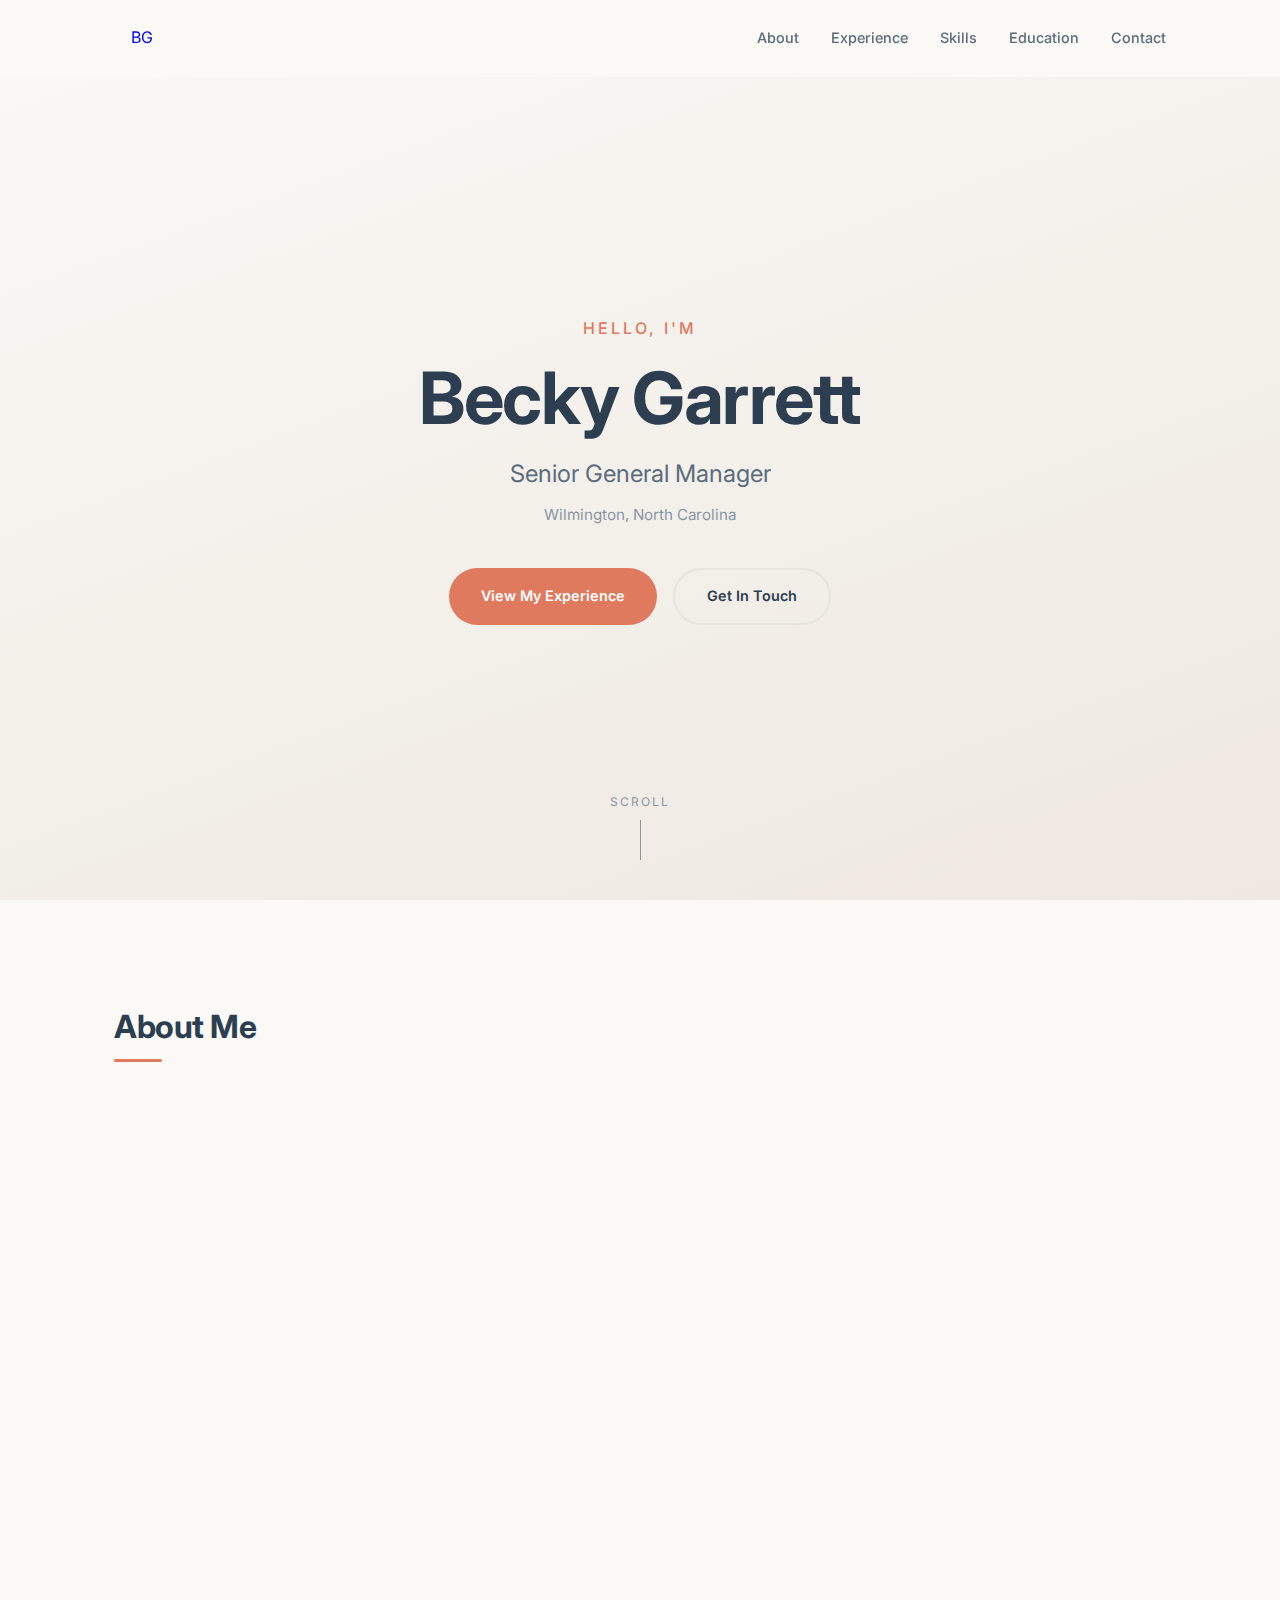
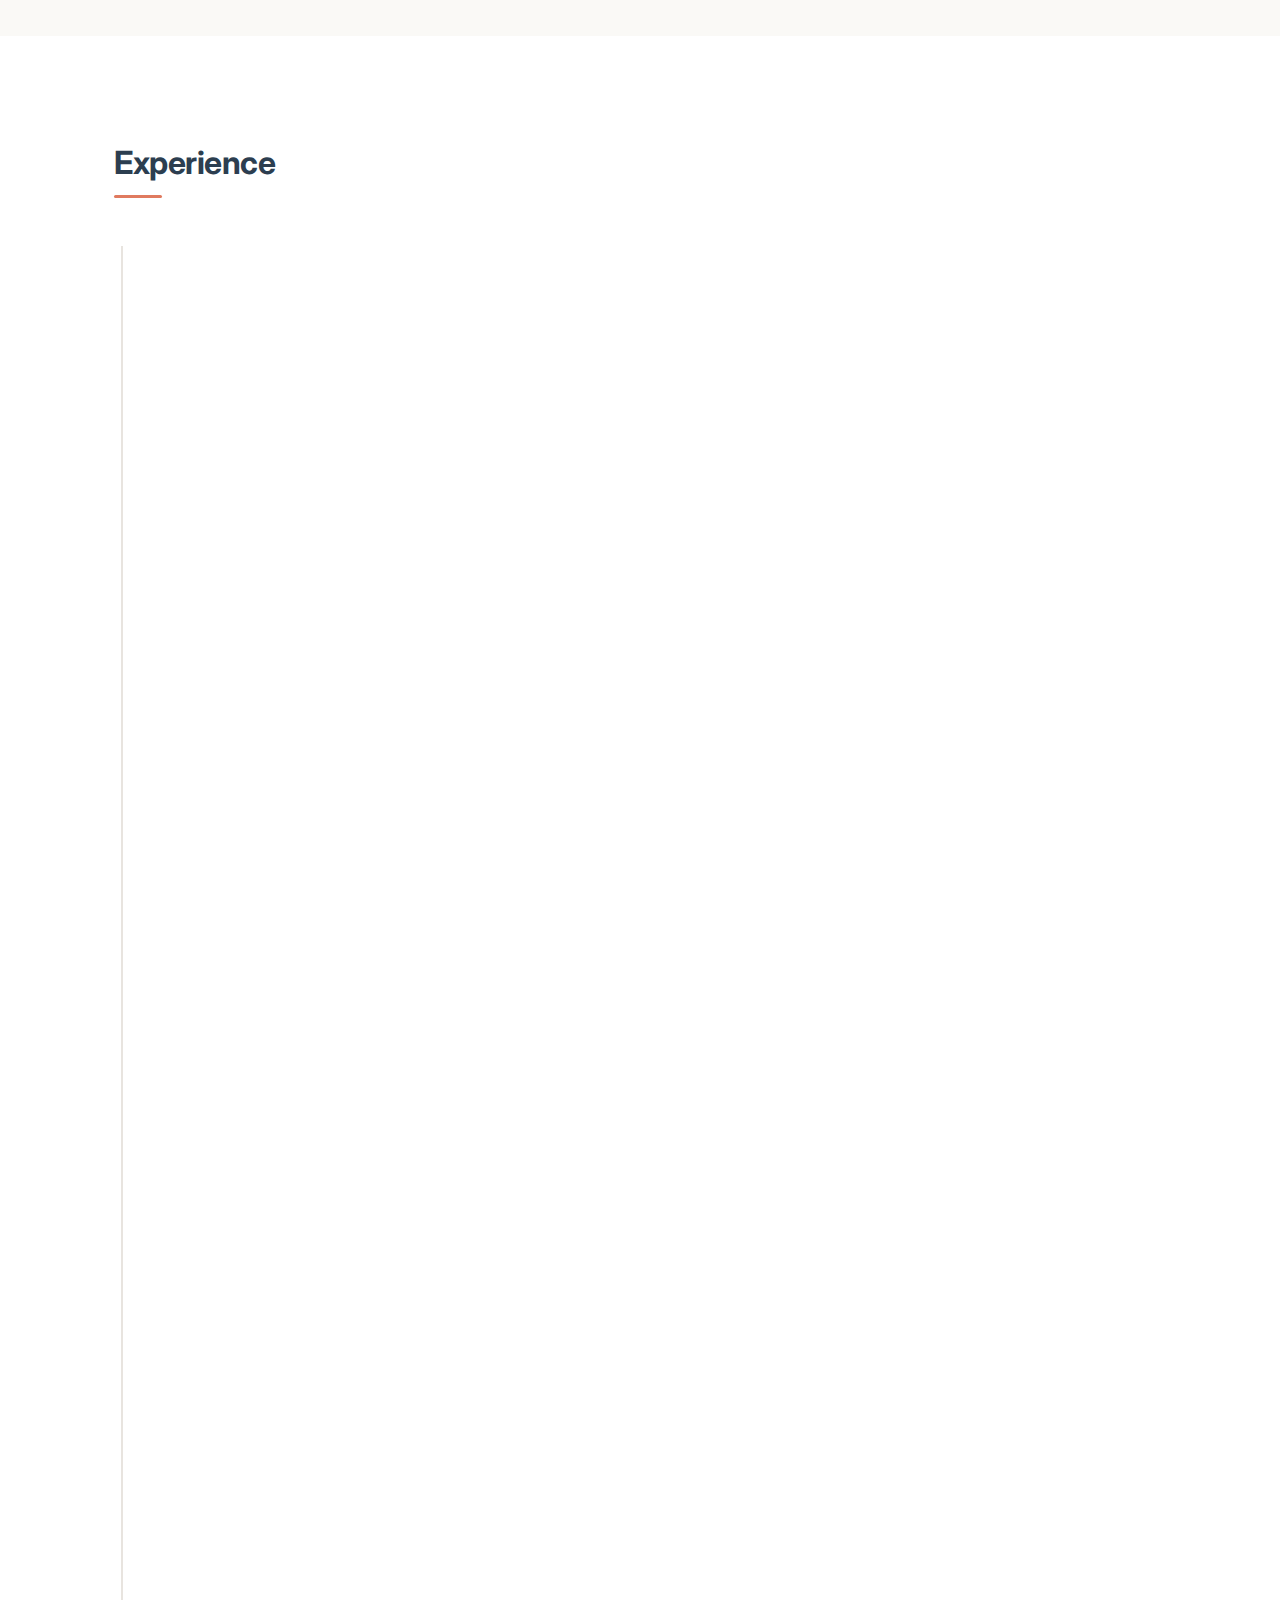
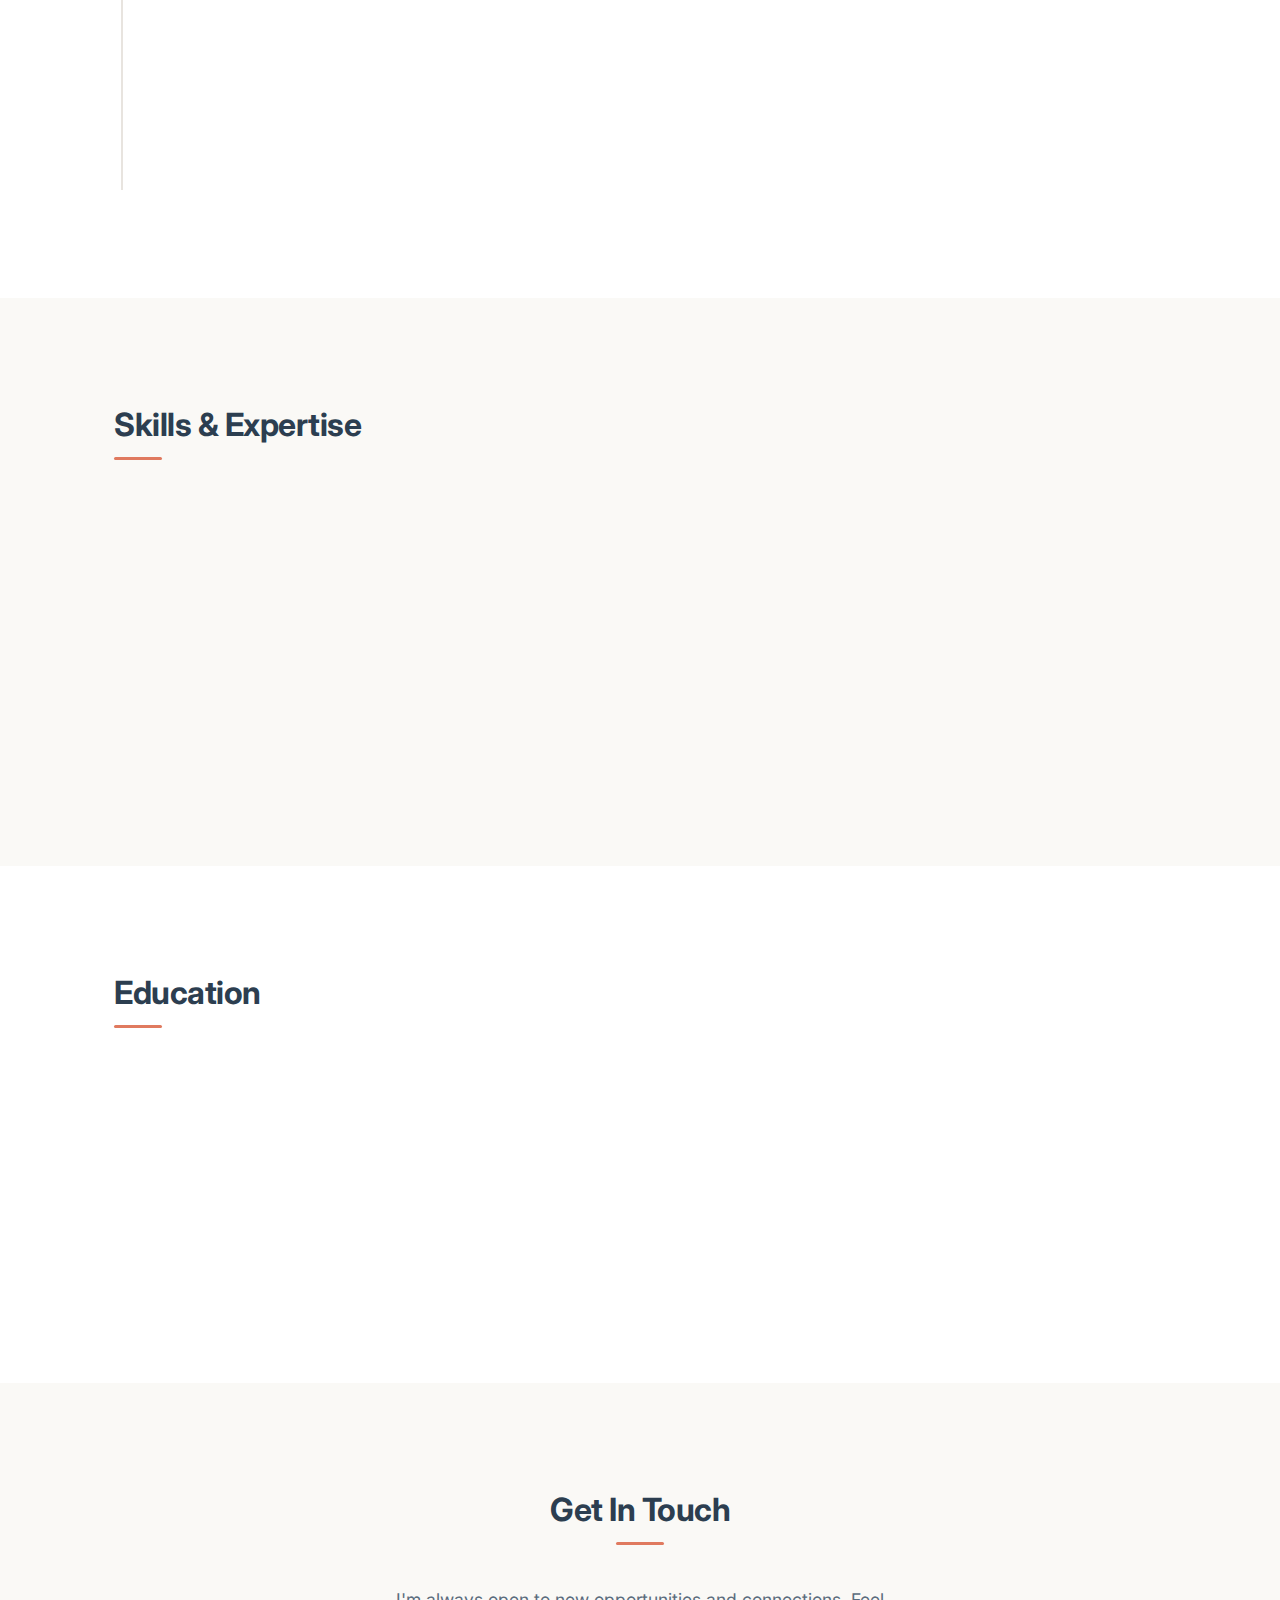
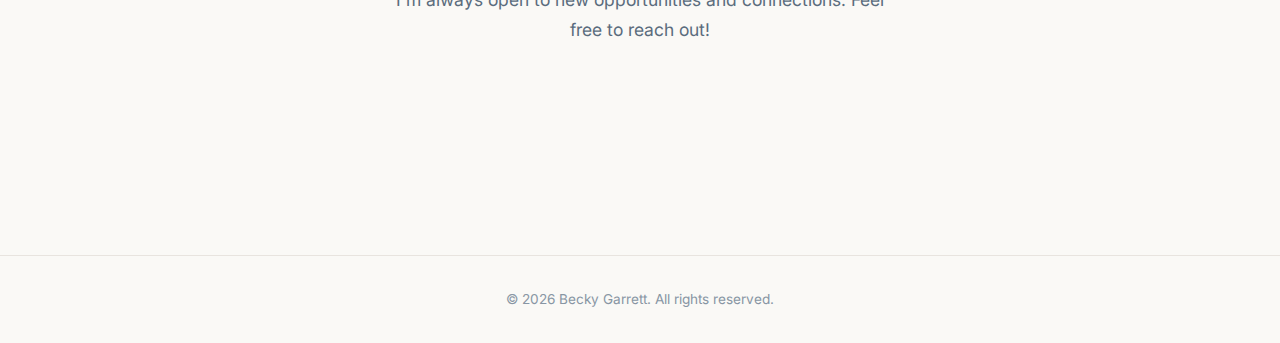
<file: index.html>
<!DOCTYPE html>
<html lang="en">
<head>
    <meta charset="UTF-8">
    <meta name="viewport" content="width=device-width, initial-scale=1.0">
    <title>Becky Garrett | Senior General Manager</title>
    <link rel="stylesheet" href="styles.css">
    <link rel="preconnect" href="https://fonts.googleapis.com">
    <link rel="preconnect" href="https://fonts.gstatic.com" crossorigin>
    <link href="https://fonts.googleapis.com/css2?family=Inter:wght@300;400;500;600;700&display=swap" rel="stylesheet">
</head>
<body>
    <nav class="navbar" id="navbar">
        <div class="nav-container">
            <a href="#hero" class="nav-logo">BG</a>
            <button class="nav-toggle" id="nav-toggle" aria-label="Toggle navigation">
                <span></span>
                <span></span>
                <span></span>
            </button>
            <ul class="nav-links" id="nav-links">
                <li><a href="#about">About</a></li>
                <li><a href="#experience">Experience</a></li>
                <li><a href="#skills">Skills</a></li>
                <li><a href="#education">Education</a></li>
                <li><a href="#contact">Contact</a></li>
            </ul>
        </div>
    </nav>

    <section class="hero" id="hero">
        <div class="hero-content">
            <p class="hero-greeting">Hello, I'm</p>
            <h1 class="hero-name">Becky Garrett</h1>
            <h2 class="hero-title">Senior General Manager</h2>
            <p class="hero-location">Wilmington, North Carolina</p>
            <div class="hero-cta">
                <a href="#experience" class="btn btn-primary">View My Experience</a>
                <a href="#contact" class="btn btn-outline">Get In Touch</a>
            </div>
        </div>
        <div class="hero-scroll">
            <span>Scroll</span>
            <div class="scroll-line"></div>
        </div>
    </section>

    <section class="about" id="about">
        <div class="container">
            <h2 class="section-title">About Me</h2>
            <div class="about-content">
                <div class="about-text">
                    <p class="about-lead">A dedicated leader with 14+ years of experience in storage management, hospitality, and operations.</p>
                    <p>I excel as a problem solver, remaining calm under pressure and effectively resolving challenges as they arise. My collaborative nature makes me a strong team player, always ready to support colleagues and contribute to collective success.</p>
                    <p>I am particularly passionate about mentoring and developing emerging leaders, relishing the chance to share knowledge and cultivate talent within the team.</p>
                </div>
                <div class="about-stats">
                    <div class="stat">
                        <span class="stat-number">14+</span>
                        <span class="stat-label">Years Experience</span>
                    </div>
                    <div class="stat">
                        <span class="stat-number">5</span>
                        <span class="stat-label">Facilities Managed</span>
                    </div>
                    <div class="stat">
                        <span class="stat-number">34</span>
                        <span class="stat-label">Team Members</span>
                    </div>
                </div>
            </div>
        </div>
    </section>

    <section class="experience" id="experience">
        <div class="container">
            <h2 class="section-title">Experience</h2>
            <div class="timeline">
                <div class="timeline-item">
                    <div class="timeline-dot"></div>
                    <div class="timeline-date">Apr 2018 &mdash; Present</div>
                    <div class="timeline-card">
                        <h3>Senior General Manager</h3>
                        <h4>Prime Storage</h4>
                        <p class="timeline-location">Wilmington, North Carolina</p>
                        <p>Responsible for overseeing operations across 5 facilities. Manage scheduling in Dayforce for 34 employees. Drive daily operations, team leadership, and customer satisfaction excellence.</p>
                        <div class="timeline-tags">
                            <span>Operations Management</span>
                            <span>Team Leadership</span>
                            <span>Multi-Site Management</span>
                        </div>
                    </div>
                </div>
                <div class="timeline-item">
                    <div class="timeline-dot"></div>
                    <div class="timeline-date">Apr 2018 &mdash; Apr 2021</div>
                    <div class="timeline-card">
                        <h3>Training Manager</h3>
                        <h4>Prime Storage Group</h4>
                        <p class="timeline-location">Summerville, South Carolina</p>
                        <p>Developed and delivered training programs for team members. Focused on operational excellence and employee development across multiple locations.</p>
                        <div class="timeline-tags">
                            <span>Training & Development</span>
                            <span>Mentoring</span>
                        </div>
                    </div>
                </div>
                <div class="timeline-item">
                    <div class="timeline-dot"></div>
                    <div class="timeline-date">Nov 2016 &mdash; Apr 2018</div>
                    <div class="timeline-card">
                        <h3>Manager</h3>
                        <h4>Monster Self Storage</h4>
                        <p class="timeline-location">Summerville, South Carolina</p>
                        <p>Managed self-storage facility operations including customer service, sales, daily operations, and facility maintenance.</p>
                        <div class="timeline-tags">
                            <span>Facility Management</span>
                            <span>Sales</span>
                            <span>Customer Service</span>
                        </div>
                    </div>
                </div>
                <div class="timeline-item">
                    <div class="timeline-dot"></div>
                    <div class="timeline-date">Jul 2014 &mdash; Jul 2016</div>
                    <div class="timeline-card">
                        <h3>Night Auditor / Front Desk Supervisor</h3>
                        <h4>Country Inn & Suites by Radisson</h4>
                        <p class="timeline-location">Richmond, Virginia</p>
                        <p>Managed customer service operations, night audit processes, and front desk supervision in a hospitality environment.</p>
                        <div class="timeline-tags">
                            <span>Hospitality</span>
                            <span>Night Audit</span>
                            <span>Supervision</span>
                        </div>
                    </div>
                </div>
                <div class="timeline-item">
                    <div class="timeline-dot"></div>
                    <div class="timeline-date">Oct 2010 &mdash; Jul 2016</div>
                    <div class="timeline-card">
                        <h3>Manager</h3>
                        <h4>Parham Road Self Storage</h4>
                        <p class="timeline-location">Richmond, Virginia</p>
                        <p>Oversaw all aspects of self-storage facility operations, building a strong foundation in storage industry management.</p>
                        <div class="timeline-tags">
                            <span>Operations</span>
                            <span>Teamwork</span>
                        </div>
                    </div>
                </div>
            </div>
        </div>
    </section>

    <section class="skills" id="skills">
        <div class="container">
            <h2 class="section-title">Skills & Expertise</h2>
            <div class="skills-grid">
                <div class="skill-category">
                    <h3>Leadership</h3>
                    <ul>
                        <li>Supervisory Skills</li>
                        <li>Operations Management</li>
                        <li>Team Development</li>
                        <li>Mentoring & Coaching</li>
                        <li>Training & Development</li>
                    </ul>
                </div>
                <div class="skill-category">
                    <h3>Operations</h3>
                    <ul>
                        <li>Multi-Site Management</li>
                        <li>Daily Operations</li>
                        <li>Scheduling (Dayforce)</li>
                        <li>Facility Management</li>
                        <li>Attention to Detail</li>
                    </ul>
                </div>
                <div class="skill-category">
                    <h3>Customer Focus</h3>
                    <ul>
                        <li>Customer Service</li>
                        <li>Guest Satisfaction</li>
                        <li>Sales</li>
                        <li>Advertising</li>
                        <li>Problem Solving</li>
                    </ul>
                </div>
                <div class="skill-category">
                    <h3>Technical</h3>
                    <ul>
                        <li>Microsoft Office</li>
                        <li>Computer Aided Drafting</li>
                        <li>Computer Programming</li>
                        <li>Dayforce Scheduling</li>
                        <li>Data Management</li>
                    </ul>
                </div>
            </div>
        </div>
    </section>

    <section class="education" id="education">
        <div class="container">
            <h2 class="section-title">Education</h2>
            <div class="education-grid">
                <div class="education-card">
                    <div class="education-icon">
                        <svg width="32" height="32" viewBox="0 0 24 24" fill="none" stroke="currentColor" stroke-width="2" stroke-linecap="round" stroke-linejoin="round">
                            <path d="M22 10v6M2 10l10-5 10 5-10 5z"/>
                            <path d="M6 12v5c0 2 4 3 6 3s6-1 6-3v-5"/>
                        </svg>
                    </div>
                    <h3>John Tyler Community College</h3>
                    <p class="education-degree">Certificate in Computer Aided Drafting & Design</p>
                </div>
                <div class="education-card">
                    <div class="education-icon">
                        <svg width="32" height="32" viewBox="0 0 24 24" fill="none" stroke="currentColor" stroke-width="2" stroke-linecap="round" stroke-linejoin="round">
                            <rect x="2" y="3" width="20" height="14" rx="2" ry="2"/>
                            <line x1="8" y1="21" x2="16" y2="21"/>
                            <line x1="12" y1="17" x2="12" y2="21"/>
                        </svg>
                    </div>
                    <h3>Self-Taught</h3>
                    <p class="education-degree">Computer Programming &mdash; Specific Applications (2013)</p>
                </div>
            </div>
        </div>
    </section>

    <section class="contact" id="contact">
        <div class="container">
            <h2 class="section-title">Get In Touch</h2>
            <p class="contact-text">I'm always open to new opportunities and connections. Feel free to reach out!</p>
            <div class="contact-links">
                <a href="https://www.linkedin.com/in/becky-lee-garrett" target="_blank" rel="noopener noreferrer" class="contact-card">
                    <svg width="28" height="28" viewBox="0 0 24 24" fill="currentColor">
                        <path d="M20.447 20.452h-3.554v-5.569c0-1.328-.027-3.037-1.852-3.037-1.853 0-2.136 1.445-2.136 2.939v5.667H9.351V9h3.414v1.561h.046c.477-.9 1.637-1.85 3.37-1.85 3.601 0 4.267 2.37 4.267 5.455v6.286zM5.337 7.433c-1.144 0-2.063-.926-2.063-2.065 0-1.138.92-2.063 2.063-2.063 1.14 0 2.064.925 2.064 2.063 0 1.139-.925 2.065-2.064 2.065zm1.782 13.019H3.555V9h3.564v11.452zM22.225 0H1.771C.792 0 0 .774 0 1.729v20.542C0 23.227.792 24 1.771 24h20.451C23.2 24 24 23.227 24 22.271V1.729C24 .774 23.2 0 22.222 0h.003z"/>
                    </svg>
                    <span>LinkedIn</span>
                </a>
                <a href="mailto:becky2424@gmail.com" class="contact-card">
                    <svg width="28" height="28" viewBox="0 0 24 24" fill="none" stroke="currentColor" stroke-width="2" stroke-linecap="round" stroke-linejoin="round">
                        <rect x="2" y="4" width="20" height="16" rx="2"/>
                        <path d="m22 7-8.97 5.7a1.94 1.94 0 0 1-2.06 0L2 7"/>
                    </svg>
                    <span>Email Me</span>
                </a>
            </div>
        </div>
    </section>

    <footer class="footer">
        <div class="container">
            <p>&copy; 2026 Becky Garrett. All rights reserved.</p>
        </div>
    </footer>

    <script src="script.js"></script>
</body>
</html>
</file>
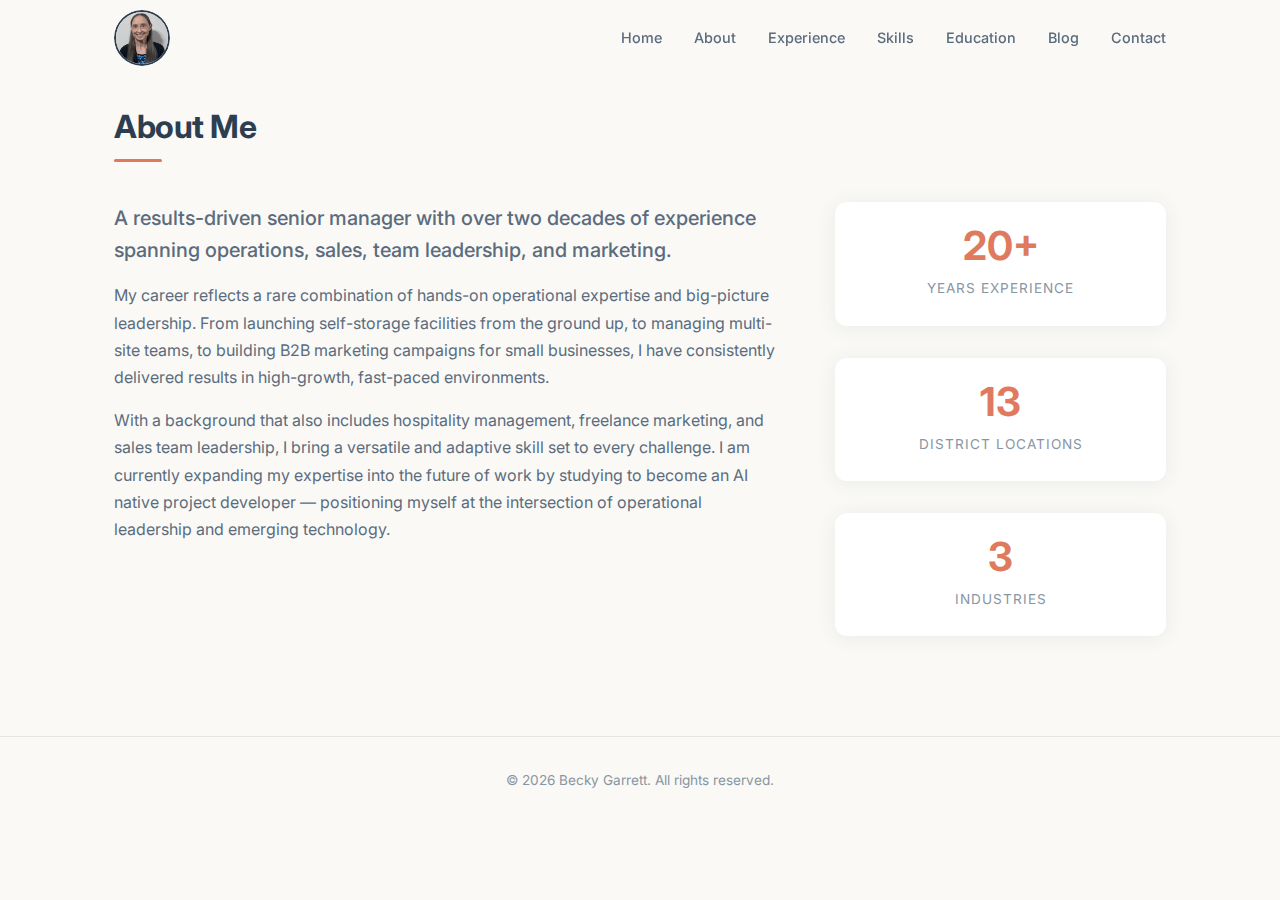
<file: about.html>
<!DOCTYPE html>
<html lang="en">
<head>
    <meta charset="UTF-8">
    <meta name="viewport" content="width=device-width, initial-scale=1.0">
    <title>About | Becky Garrett</title>
    <link rel="stylesheet" href="styles.css">
    <link rel="preconnect" href="https://fonts.googleapis.com">
    <link rel="preconnect" href="https://fonts.gstatic.com" crossorigin>
    <link href="https://fonts.googleapis.com/css2?family=Inter:wght@300;400;500;600;700&display=swap" rel="stylesheet">
</head>
<body>
    <nav class="navbar" id="navbar">
        <div class="nav-container">
            <a href="index.html" class="nav-logo">
                <img src="profile.jpg" alt="Becky Garrett" class="nav-photo">
            </a>
            <button class="nav-toggle" id="nav-toggle" aria-label="Toggle navigation">
                <span></span>
                <span></span>
                <span></span>
            </button>
            <ul class="nav-links" id="nav-links">
                <li><a href="index.html">Home</a></li>
                <li><a href="about.html">About</a></li>
                <li><a href="experience.html">Experience</a></li>
                <li><a href="skills.html">Skills</a></li>
                <li><a href="education.html">Education</a></li>
                <li><a href="blog.html">Blog</a></li>
                <li><a href="contact.html">Contact</a></li>
            </ul>
        </div>
    </nav>

    <main class="page-content">
        <section class="about" id="about">
            <div class="container">
                <h2 class="section-title">About Me</h2>
                <div class="about-content">
                    <div class="about-text">
                        <p class="about-lead">A results-driven senior manager with over two decades of experience spanning operations, sales, team leadership, and marketing.</p>
                        <p>My career reflects a rare combination of hands-on operational expertise and big-picture leadership. From launching self-storage facilities from the ground up, to managing multi-site teams, to building B2B marketing campaigns for small businesses, I have consistently delivered results in high-growth, fast-paced environments.</p>
                        <p>With a background that also includes hospitality management, freelance marketing, and sales team leadership, I bring a versatile and adaptive skill set to every challenge. I am currently expanding my expertise into the future of work by studying to become an AI native project developer &mdash; positioning myself at the intersection of operational leadership and emerging technology.</p>
                    </div>
                    <div class="about-stats">
                        <div class="stat">
                            <span class="stat-number">20+</span>
                            <span class="stat-label">Years Experience</span>
                        </div>
                        <div class="stat">
                            <span class="stat-number">13</span>
                            <span class="stat-label">District Locations</span>
                        </div>
                        <div class="stat">
                            <span class="stat-number">3</span>
                            <span class="stat-label">Industries</span>
                        </div>
                    </div>
                </div>
            </div>
        </section>
    </main>

    <footer class="footer">
        <div class="container">
            <p>&copy; 2026 Becky Garrett. All rights reserved.</p>
        </div>
    </footer>

    <script src="script.js"></script>
</body>
</html>
</file>
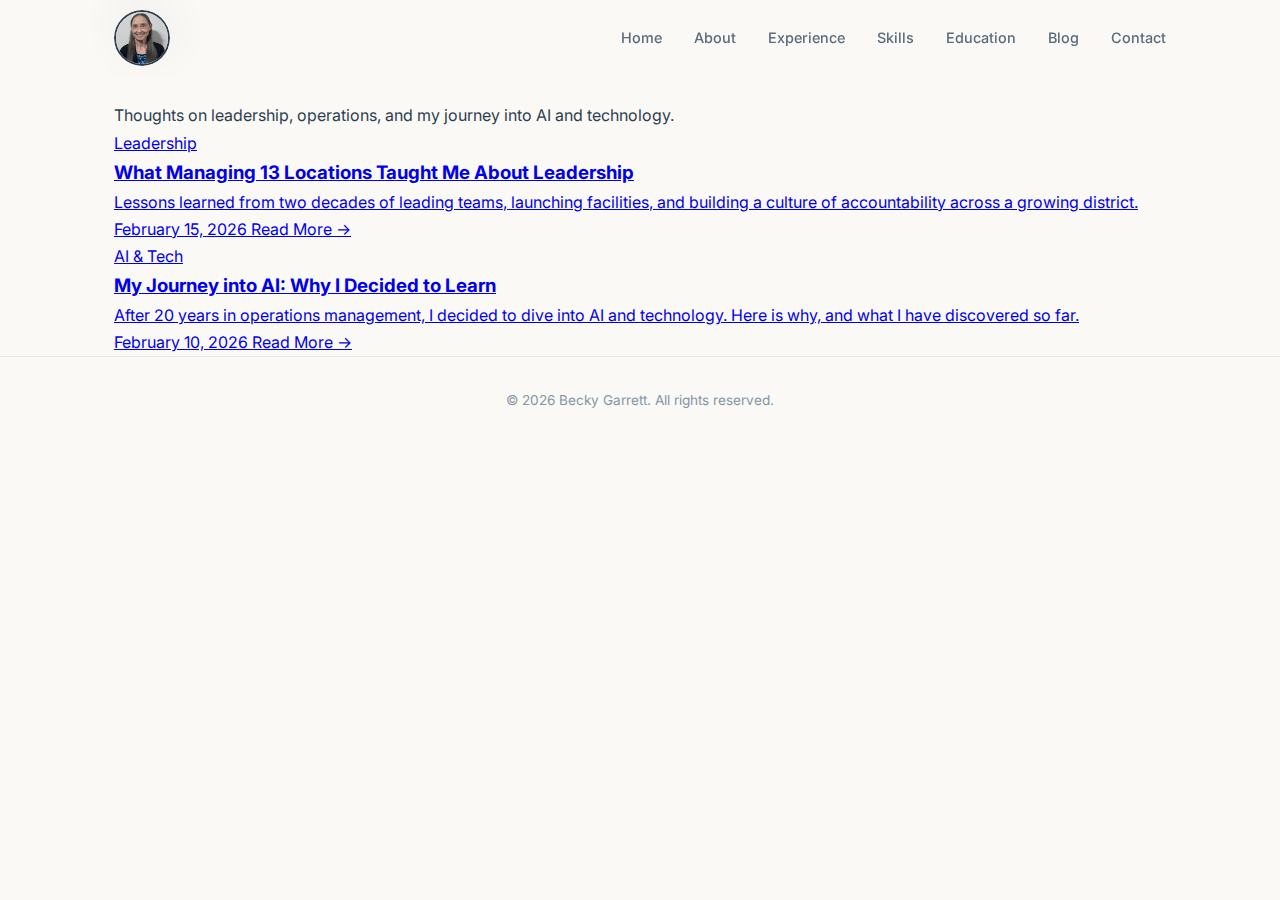
<file: blog.html>
<!DOCTYPE html>
<html lang="en">
<head>
    <meta charset="UTF-8">
    <meta name="viewport" content="width=device-width, initial-scale=1.0">
    <title>Blog | Becky Garrett</title>
    <link rel="stylesheet" href="styles.css">
    <link rel="preconnect" href="https://fonts.googleapis.com">
    <link rel="preconnect" href="https://fonts.gstatic.com" crossorigin>
    <link href="https://fonts.googleapis.com/css2?family=Inter:wght@300;400;500;600;700&display=swap" rel="stylesheet">
</head>
<body>
    <nav class="navbar" id="navbar">
        <div class="nav-container">
            <a href="index.html" class="nav-logo">
                <img src="profile.jpg" alt="Becky Garrett" class="nav-photo">
            </a>
            <button class="nav-toggle" id="nav-toggle" aria-label="Toggle navigation">
                <span></span>
                <span></span>
                <span></span>
            </button>
            <ul class="nav-links" id="nav-links">
                <li><a href="index.html">Home</a></li>
                <li><a href="about.html">About</a></li>
                <li><a href="experience.html">Experience</a></li>
                <li><a href="skills.html">Skills</a></li>
                <li><a href="education.html">Education</a></li>
                <li><a href="blog.html">Blog</a></li>
                <li><a href="contact.html">Contact</a></li>
            </ul>
        </div>
    </nav>

    <main class="page-content">
        <section class="blog" id="blog">
            <div class="container">
                <h2 class="section-title">Blog</h2>
                <p class="blog-intro">Thoughts on leadership, operations, and my journey into AI and technology.</p>
                <div class="blog-grid">
                    <a href="blog/leadership-lessons.html" class="blog-card">
                        <div class="blog-card-body">
                            <span class="blog-tag">Leadership</span>
                            <h3 class="blog-card-title">What Managing 13 Locations Taught Me About Leadership</h3>
                            <p class="blog-card-excerpt">Lessons learned from two decades of leading teams, launching facilities, and building a culture of accountability across a growing district.</p>
                            <div class="blog-card-meta">
                                <time datetime="2026-02-15">February 15, 2026</time>
                                <span class="blog-read-more">Read More &rarr;</span>
                            </div>
                        </div>
                    </a>
                    <a href="blog/ai-learning-journey.html" class="blog-card">
                        <div class="blog-card-body">
                            <span class="blog-tag">AI &amp; Tech</span>
                            <h3 class="blog-card-title">My Journey into AI: Why I Decided to Learn</h3>
                            <p class="blog-card-excerpt">After 20 years in operations management, I decided to dive into AI and technology. Here is why, and what I have discovered so far.</p>
                            <div class="blog-card-meta">
                                <time datetime="2026-02-10">February 10, 2026</time>
                                <span class="blog-read-more">Read More &rarr;</span>
                            </div>
                        </div>
                    </a>
                </div>
            </div>
        </section>
    </main>

    <footer class="footer">
        <div class="container">
            <p>&copy; 2026 Becky Garrett. All rights reserved.</p>
        </div>
    </footer>

    <script src="script.js"></script>
</body>
</html>
</file>
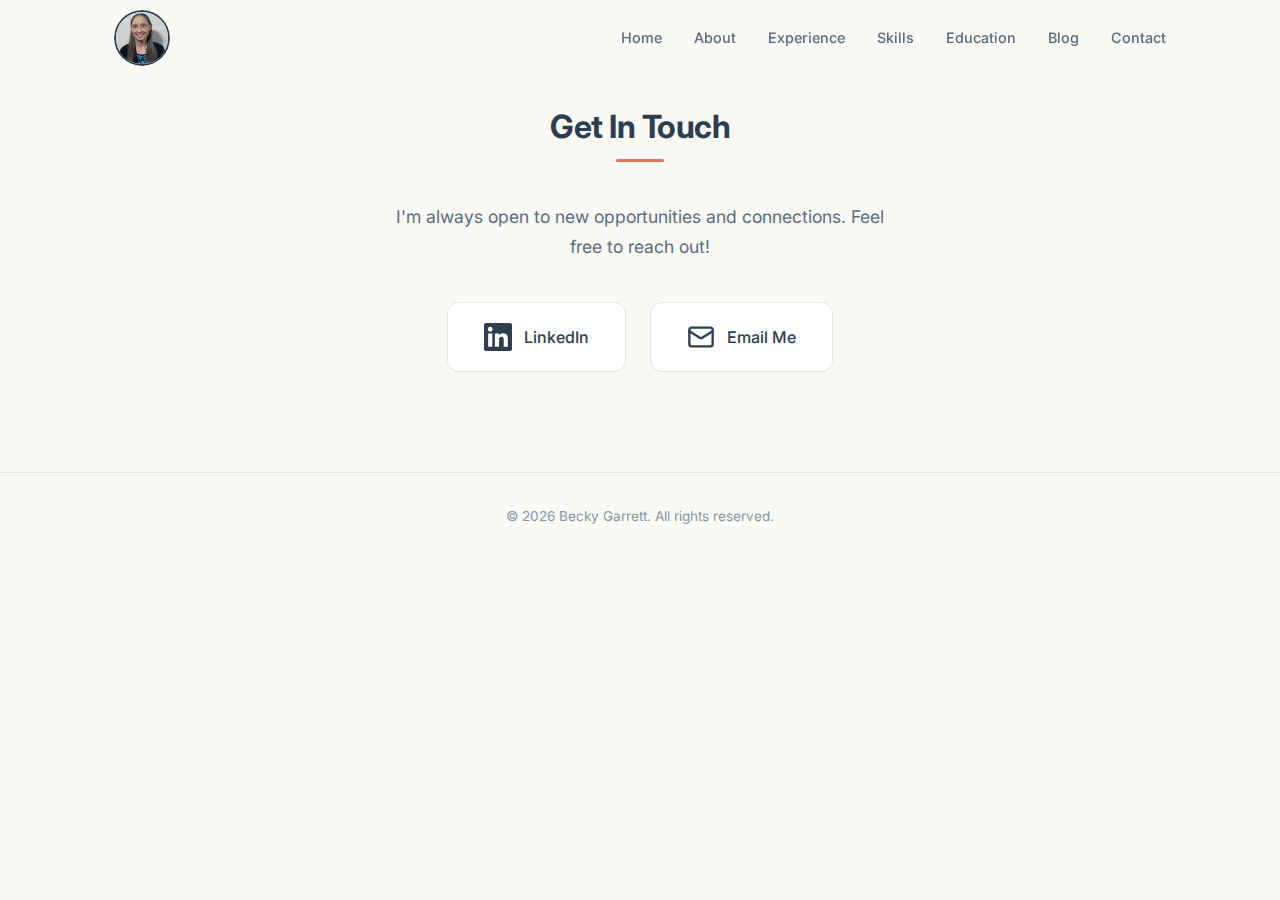
<file: contact.html>
<!DOCTYPE html>
<html lang="en">
<head>
    <meta charset="UTF-8">
    <meta name="viewport" content="width=device-width, initial-scale=1.0">
    <title>Contact | Becky Garrett</title>
    <link rel="stylesheet" href="styles.css">
    <link rel="preconnect" href="https://fonts.googleapis.com">
    <link rel="preconnect" href="https://fonts.gstatic.com" crossorigin>
    <link href="https://fonts.googleapis.com/css2?family=Inter:wght@300;400;500;600;700&display=swap" rel="stylesheet">
</head>
<body>
    <nav class="navbar" id="navbar">
        <div class="nav-container">
            <a href="index.html" class="nav-logo">
                <img src="profile.jpg" alt="Becky Garrett" class="nav-photo">
            </a>
            <button class="nav-toggle" id="nav-toggle" aria-label="Toggle navigation">
                <span></span>
                <span></span>
                <span></span>
            </button>
            <ul class="nav-links" id="nav-links">
                <li><a href="index.html">Home</a></li>
                <li><a href="about.html">About</a></li>
                <li><a href="experience.html">Experience</a></li>
                <li><a href="skills.html">Skills</a></li>
                <li><a href="education.html">Education</a></li>
                <li><a href="blog.html">Blog</a></li>
                <li><a href="contact.html">Contact</a></li>
            </ul>
        </div>
    </nav>

    <main class="page-content">
        <section class="contact" id="contact">
            <div class="container">
                <h2 class="section-title">Get In Touch</h2>
                <p class="contact-text">I'm always open to new opportunities and connections. Feel free to reach out!</p>
                <div class="contact-links">
                    <a href="https://www.linkedin.com/in/becky-lee-garrett" target="_blank" rel="noopener noreferrer" class="contact-card">
                        <svg width="28" height="28" viewBox="0 0 24 24" fill="currentColor">
                            <path d="M20.447 20.452h-3.554v-5.569c0-1.328-.027-3.037-1.852-3.037-1.853 0-2.136 1.445-2.136 2.939v5.667H9.351V9h3.414v1.561h.046c.477-.9 1.637-1.85 3.37-1.85 3.601 0 4.267 2.37 4.267 5.455v6.286zM5.337 7.433c-1.144 0-2.063-.926-2.063-2.065 0-1.138.92-2.063 2.063-2.063 1.14 0 2.064.925 2.064 2.063 0 1.139-.925 2.065-2.064 2.065zm1.782 13.019H3.555V9h3.564v11.452zM22.225 0H1.771C.792 0 0 .774 0 1.729v20.542C0 23.227.792 24 1.771 24h20.451C23.2 24 24 23.227 24 22.271V1.729C24 .774 23.2 0 22.222 0h.003z"/>
                        </svg>
                        <span>LinkedIn</span>
                    </a>
                    <a href="https://mail.google.com/mail/?view=cm&amp;to=becky2424@gmail.com" target="_blank" rel="noopener noreferrer" class="contact-card">
                        <svg width="28" height="28" viewBox="0 0 24 24" fill="none" stroke="currentColor" stroke-width="2" stroke-linecap="round" stroke-linejoin="round">
                            <rect x="2" y="4" width="20" height="16" rx="2"/>
                            <path d="m22 7-8.97 5.7a1.94 1.94 0 0 1-2.06 0L2 7"/>
                        </svg>
                        <span>Email Me</span>
                    </a>
                </div>
            </div>
        </section>
    </main>

    <footer class="footer">
        <div class="container">
            <p>&copy; 2026 Becky Garrett. All rights reserved.</p>
        </div>
    </footer>

    <script src="script.js"></script>
</body>
</html>
</file>
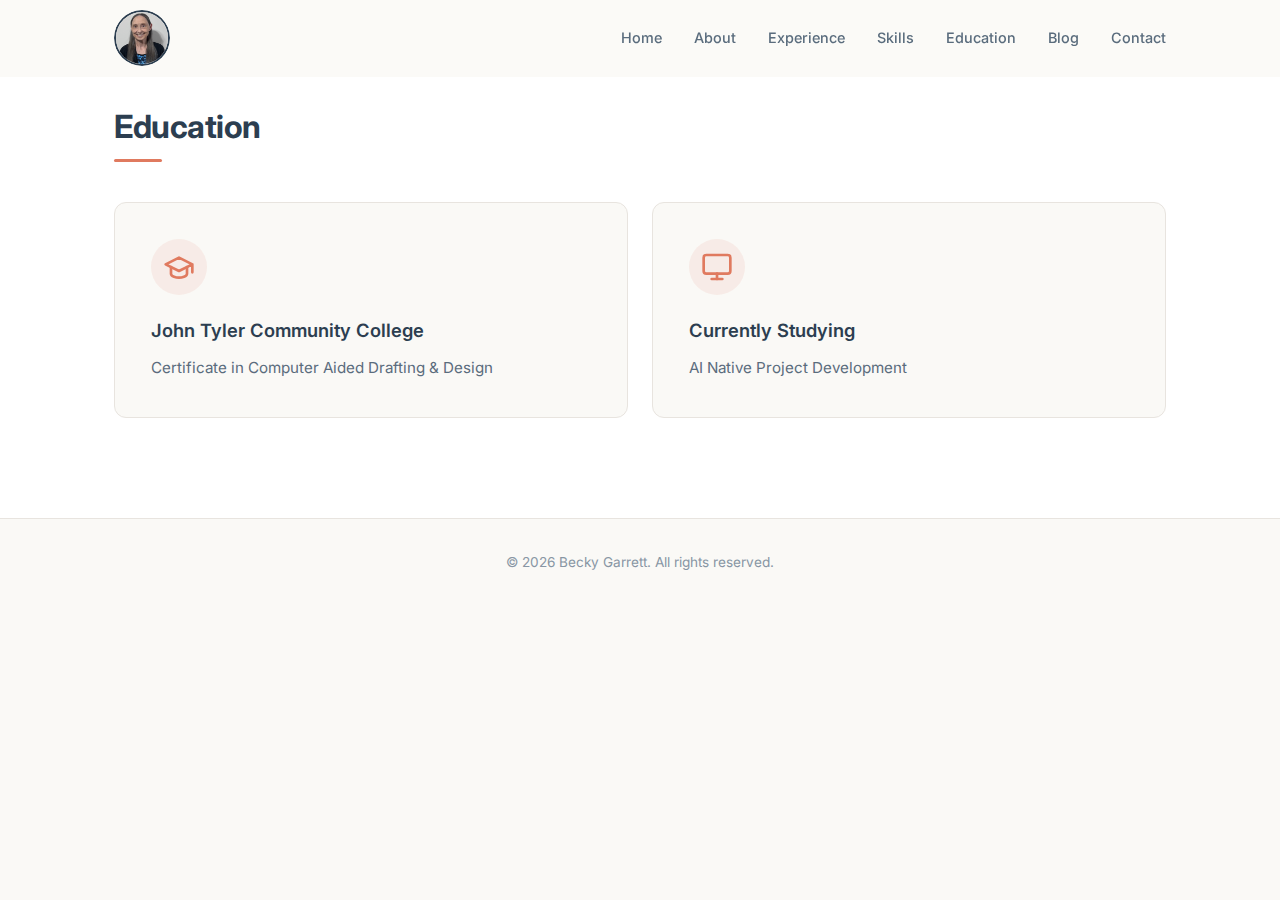
<file: education.html>
<!DOCTYPE html>
<html lang="en">
<head>
    <meta charset="UTF-8">
    <meta name="viewport" content="width=device-width, initial-scale=1.0">
    <title>Education | Becky Garrett</title>
    <link rel="stylesheet" href="styles.css">
    <link rel="preconnect" href="https://fonts.googleapis.com">
    <link rel="preconnect" href="https://fonts.gstatic.com" crossorigin>
    <link href="https://fonts.googleapis.com/css2?family=Inter:wght@300;400;500;600;700&display=swap" rel="stylesheet">
</head>
<body>
    <nav class="navbar" id="navbar">
        <div class="nav-container">
            <a href="index.html" class="nav-logo">
                <img src="profile.jpg" alt="Becky Garrett" class="nav-photo">
            </a>
            <button class="nav-toggle" id="nav-toggle" aria-label="Toggle navigation">
                <span></span>
                <span></span>
                <span></span>
            </button>
            <ul class="nav-links" id="nav-links">
                <li><a href="index.html">Home</a></li>
                <li><a href="about.html">About</a></li>
                <li><a href="experience.html">Experience</a></li>
                <li><a href="skills.html">Skills</a></li>
                <li><a href="education.html">Education</a></li>
                <li><a href="blog.html">Blog</a></li>
                <li><a href="contact.html">Contact</a></li>
            </ul>
        </div>
    </nav>

    <main class="page-content">
        <section class="education" id="education">
            <div class="container">
                <h2 class="section-title">Education</h2>
                <div class="education-grid">
                    <div class="education-card">
                        <div class="education-icon">
                            <svg width="32" height="32" viewBox="0 0 24 24" fill="none" stroke="currentColor" stroke-width="2" stroke-linecap="round" stroke-linejoin="round">
                                <path d="M22 10v6M2 10l10-5 10 5-10 5z"/>
                                <path d="M6 12v5c0 2 4 3 6 3s6-1 6-3v-5"/>
                            </svg>
                        </div>
                        <h3>John Tyler Community College</h3>
                        <p class="education-degree">Certificate in Computer Aided Drafting & Design</p>
                    </div>
                    <div class="education-card">
                        <div class="education-icon">
                            <svg width="32" height="32" viewBox="0 0 24 24" fill="none" stroke="currentColor" stroke-width="2" stroke-linecap="round" stroke-linejoin="round">
                                <rect x="2" y="3" width="20" height="14" rx="2" ry="2"/>
                                <line x1="8" y1="21" x2="16" y2="21"/>
                                <line x1="12" y1="17" x2="12" y2="21"/>
                            </svg>
                        </div>
                        <h3>Currently Studying</h3>
                        <p class="education-degree">AI Native Project Development</p>
                    </div>
                </div>
            </div>
        </section>
    </main>

    <footer class="footer">
        <div class="container">
            <p>&copy; 2026 Becky Garrett. All rights reserved.</p>
        </div>
    </footer>

    <script src="script.js"></script>
</body>
</html>
</file>
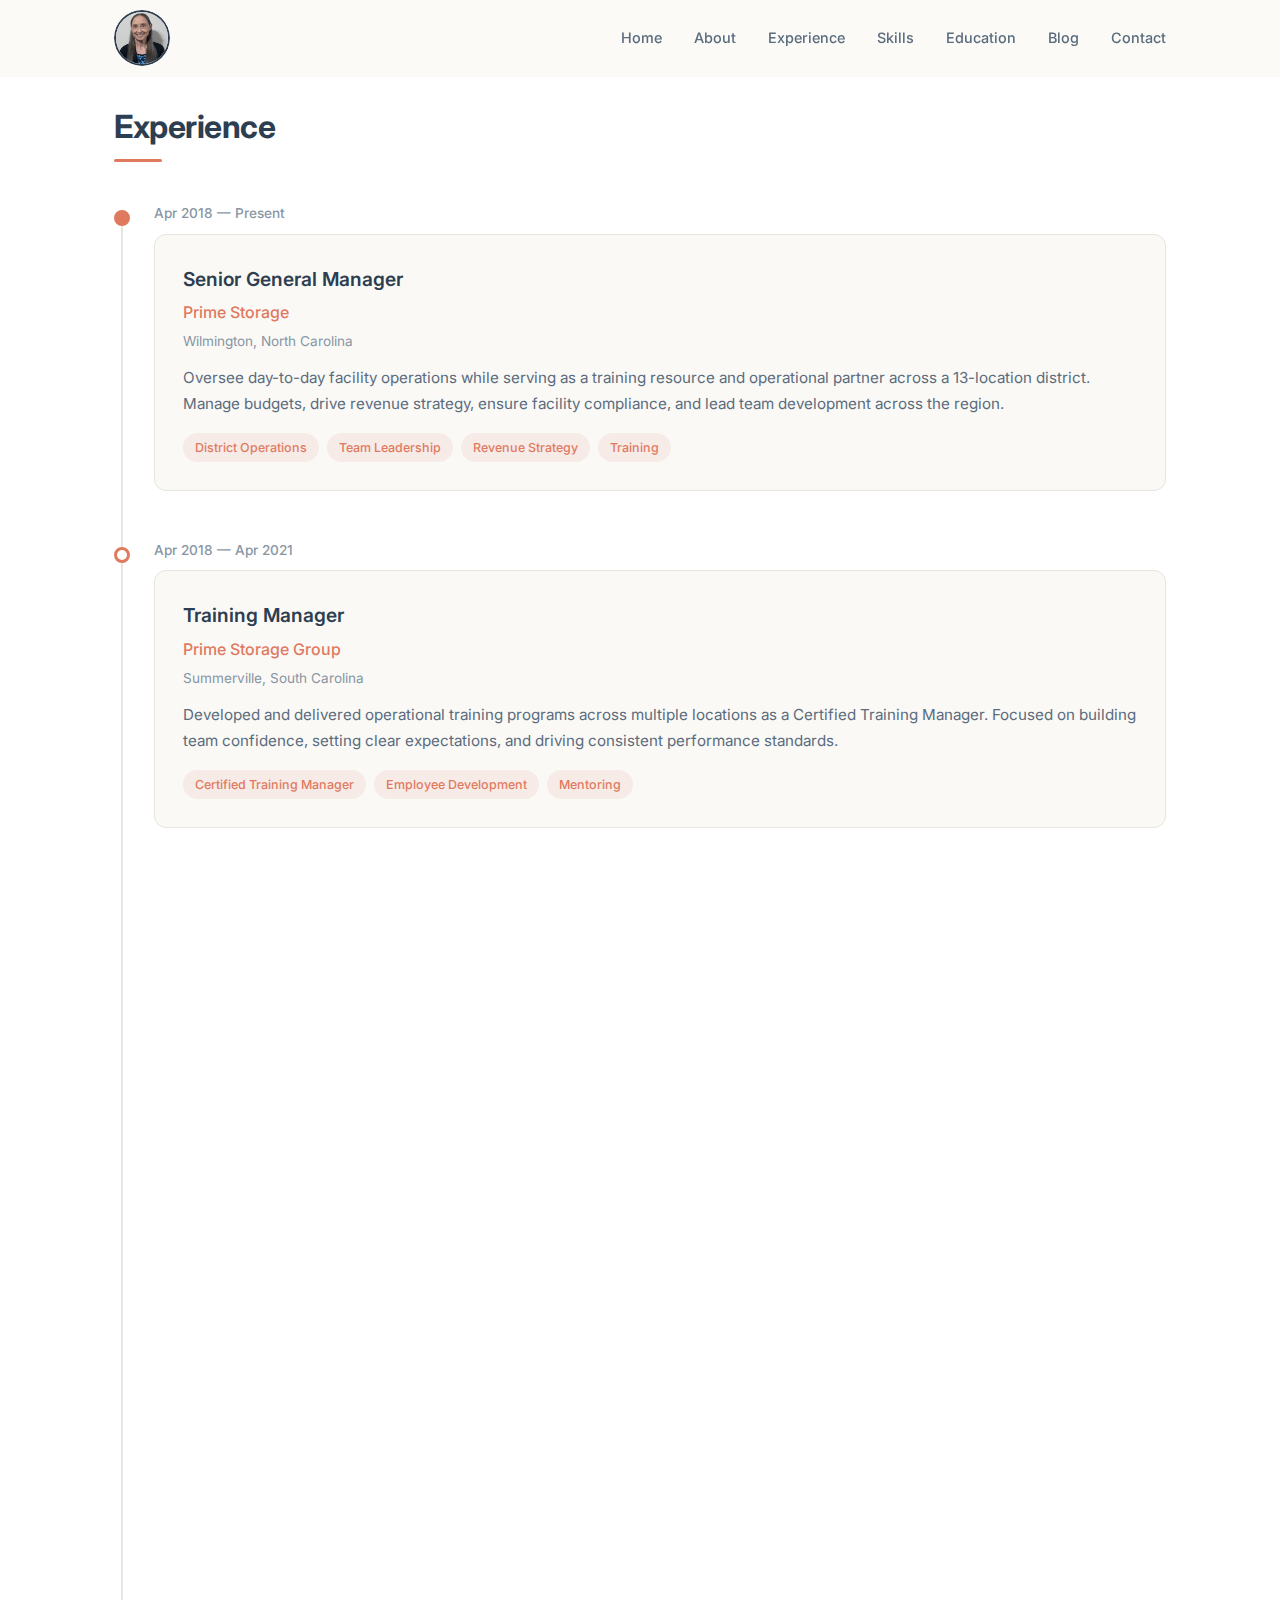
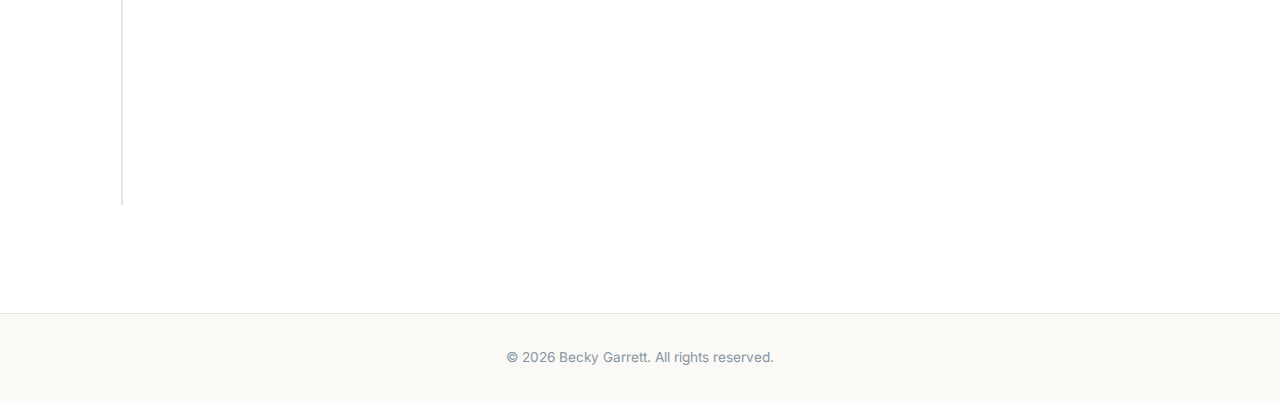
<file: experience.html>
<!DOCTYPE html>
<html lang="en">
<head>
    <meta charset="UTF-8">
    <meta name="viewport" content="width=device-width, initial-scale=1.0">
    <title>Experience | Becky Garrett</title>
    <link rel="stylesheet" href="styles.css">
    <link rel="preconnect" href="https://fonts.googleapis.com">
    <link rel="preconnect" href="https://fonts.gstatic.com" crossorigin>
    <link href="https://fonts.googleapis.com/css2?family=Inter:wght@300;400;500;600;700&display=swap" rel="stylesheet">
</head>
<body>
    <nav class="navbar" id="navbar">
        <div class="nav-container">
            <a href="index.html" class="nav-logo">
                <img src="profile.jpg" alt="Becky Garrett" class="nav-photo">
            </a>
            <button class="nav-toggle" id="nav-toggle" aria-label="Toggle navigation">
                <span></span>
                <span></span>
                <span></span>
            </button>
            <ul class="nav-links" id="nav-links">
                <li><a href="index.html">Home</a></li>
                <li><a href="about.html">About</a></li>
                <li><a href="experience.html">Experience</a></li>
                <li><a href="skills.html">Skills</a></li>
                <li><a href="education.html">Education</a></li>
                <li><a href="blog.html">Blog</a></li>
                <li><a href="contact.html">Contact</a></li>
            </ul>
        </div>
    </nav>

    <main class="page-content">
        <section class="experience" id="experience">
            <div class="container">
                <h2 class="section-title">Experience</h2>
                <div class="timeline">
                    <div class="timeline-item">
                        <div class="timeline-dot"></div>
                        <div class="timeline-date">Apr 2018 &mdash; Present</div>
                        <div class="timeline-card">
                            <h3>Senior General Manager</h3>
                            <h4>Prime Storage</h4>
                            <p class="timeline-location">Wilmington, North Carolina</p>
                            <p>Oversee day-to-day facility operations while serving as a training resource and operational partner across a 13-location district. Manage budgets, drive revenue strategy, ensure facility compliance, and lead team development across the region.</p>
                            <div class="timeline-tags">
                                <span>District Operations</span>
                                <span>Team Leadership</span>
                                <span>Revenue Strategy</span>
                                <span>Training</span>
                            </div>
                        </div>
                    </div>
                    <div class="timeline-item">
                        <div class="timeline-dot"></div>
                        <div class="timeline-date">Apr 2018 &mdash; Apr 2021</div>
                        <div class="timeline-card">
                            <h3>Training Manager</h3>
                            <h4>Prime Storage Group</h4>
                            <p class="timeline-location">Summerville, South Carolina</p>
                            <p>Developed and delivered operational training programs across multiple locations as a Certified Training Manager. Focused on building team confidence, setting clear expectations, and driving consistent performance standards.</p>
                            <div class="timeline-tags">
                                <span>Certified Training Manager</span>
                                <span>Employee Development</span>
                                <span>Mentoring</span>
                            </div>
                        </div>
                    </div>
                    <div class="timeline-item">
                        <div class="timeline-dot"></div>
                        <div class="timeline-date">Nov 2016 &mdash; Apr 2018</div>
                        <div class="timeline-card">
                            <h3>Manager</h3>
                            <h4>Monster Self Storage</h4>
                            <p class="timeline-location">Summerville, South Carolina</p>
                            <p>Managed full self-storage facility operations including customer service, sales, daily operations, and facility maintenance. Helped launch and grow the location from the ground up.</p>
                            <div class="timeline-tags">
                                <span>Facility Management</span>
                                <span>Sales</span>
                                <span>Customer Service</span>
                            </div>
                        </div>
                    </div>
                    <div class="timeline-item">
                        <div class="timeline-dot"></div>
                        <div class="timeline-date">Jul 2014 &mdash; Jul 2016</div>
                        <div class="timeline-card">
                            <h3>Night Auditor / Front Desk Supervisor</h3>
                            <h4>Country Inn & Suites by Radisson</h4>
                            <p class="timeline-location">Richmond, Virginia</p>
                            <p>Managed customer service operations, night audit processes, and front desk supervision in a hospitality environment.</p>
                            <div class="timeline-tags">
                                <span>Hospitality</span>
                                <span>Night Audit</span>
                                <span>Supervision</span>
                            </div>
                        </div>
                    </div>
                    <div class="timeline-item">
                        <div class="timeline-dot"></div>
                        <div class="timeline-date">Oct 2010 &mdash; Jul 2016</div>
                        <div class="timeline-card">
                            <h3>Manager</h3>
                            <h4>Parham Road Self Storage</h4>
                            <p class="timeline-location">Richmond, Virginia</p>
                            <p>Oversaw all aspects of self-storage facility operations, building a strong foundation in the storage industry. Managed sales, customer relations, and day-to-day operations.</p>
                            <div class="timeline-tags">
                                <span>Operations</span>
                                <span>Teamwork</span>
                            </div>
                        </div>
                    </div>
                </div>
            </div>
        </section>
    </main>

    <footer class="footer">
        <div class="container">
            <p>&copy; 2026 Becky Garrett. All rights reserved.</p>
        </div>
    </footer>

    <script src="script.js"></script>
</body>
</html>
</file>
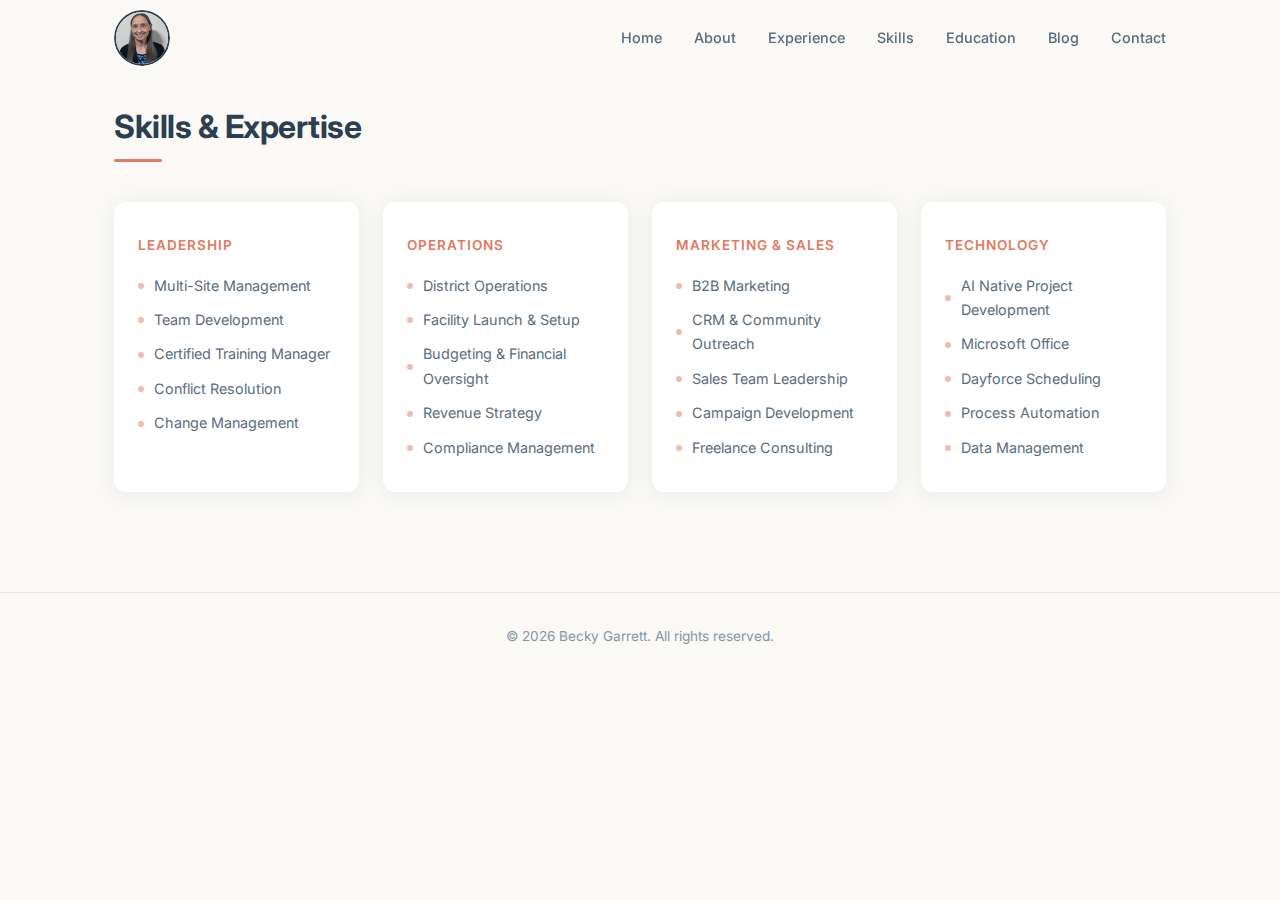
<file: skills.html>
<!DOCTYPE html>
<html lang="en">
<head>
    <meta charset="UTF-8">
    <meta name="viewport" content="width=device-width, initial-scale=1.0">
    <title>Skills | Becky Garrett</title>
    <link rel="stylesheet" href="styles.css">
    <link rel="preconnect" href="https://fonts.googleapis.com">
    <link rel="preconnect" href="https://fonts.gstatic.com" crossorigin>
    <link href="https://fonts.googleapis.com/css2?family=Inter:wght@300;400;500;600;700&display=swap" rel="stylesheet">
</head>
<body>
    <nav class="navbar" id="navbar">
        <div class="nav-container">
            <a href="index.html" class="nav-logo">
                <img src="profile.jpg" alt="Becky Garrett" class="nav-photo">
            </a>
            <button class="nav-toggle" id="nav-toggle" aria-label="Toggle navigation">
                <span></span>
                <span></span>
                <span></span>
            </button>
            <ul class="nav-links" id="nav-links">
                <li><a href="index.html">Home</a></li>
                <li><a href="about.html">About</a></li>
                <li><a href="experience.html">Experience</a></li>
                <li><a href="skills.html">Skills</a></li>
                <li><a href="education.html">Education</a></li>
                <li><a href="blog.html">Blog</a></li>
                <li><a href="contact.html">Contact</a></li>
            </ul>
        </div>
    </nav>

    <main class="page-content">
        <section class="skills" id="skills">
            <div class="container">
                <h2 class="section-title">Skills & Expertise</h2>
                <div class="skills-grid">
                    <div class="skill-category">
                        <h3>Leadership</h3>
                        <ul>
                            <li>Multi-Site Management</li>
                            <li>Team Development</li>
                            <li>Certified Training Manager</li>
                            <li>Conflict Resolution</li>
                            <li>Change Management</li>
                        </ul>
                    </div>
                    <div class="skill-category">
                        <h3>Operations</h3>
                        <ul>
                            <li>District Operations</li>
                            <li>Facility Launch &amp; Setup</li>
                            <li>Budgeting &amp; Financial Oversight</li>
                            <li>Revenue Strategy</li>
                            <li>Compliance Management</li>
                        </ul>
                    </div>
                    <div class="skill-category">
                        <h3>Marketing & Sales</h3>
                        <ul>
                            <li>B2B Marketing</li>
                            <li>CRM &amp; Community Outreach</li>
                            <li>Sales Team Leadership</li>
                            <li>Campaign Development</li>
                            <li>Freelance Consulting</li>
                        </ul>
                    </div>
                    <div class="skill-category">
                        <h3>Technology</h3>
                        <ul>
                            <li>AI Native Project Development</li>
                            <li>Microsoft Office</li>
                            <li>Dayforce Scheduling</li>
                            <li>Process Automation</li>
                            <li>Data Management</li>
                        </ul>
                    </div>
                </div>
            </div>
        </section>
    </main>

    <footer class="footer">
        <div class="container">
            <p>&copy; 2026 Becky Garrett. All rights reserved.</p>
        </div>
    </footer>

    <script src="script.js"></script>
</body>
</html>
</file>
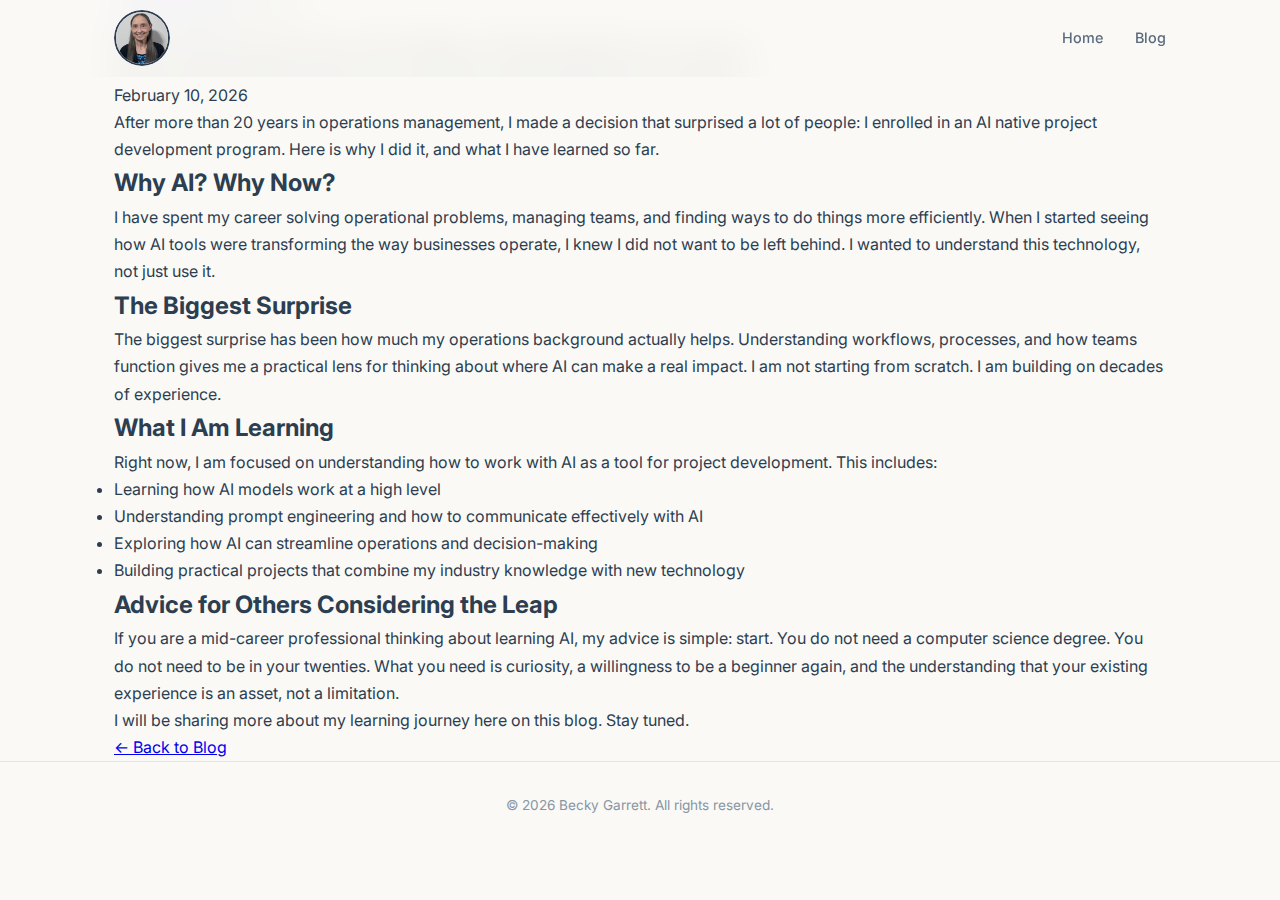
<file: blog/ai-learning-journey.html>
<!DOCTYPE html>
<html lang="en">
<head>
    <meta charset="UTF-8">
    <meta name="viewport" content="width=device-width, initial-scale=1.0">
    <title>My Journey into AI: Why I Decided to Learn | Becky Garrett</title>
    <link rel="stylesheet" href="../styles.css">
    <link rel="preconnect" href="https://fonts.googleapis.com">
    <link rel="preconnect" href="https://fonts.gstatic.com" crossorigin>
    <link href="https://fonts.googleapis.com/css2?family=Inter:wght@300;400;500;600;700&display=swap" rel="stylesheet">
</head>
<body>
    <nav class="navbar" id="navbar">
        <div class="nav-container">
            <a href="../index.html" class="nav-logo">
                <img src="../profile.jpg" alt="Becky Garrett" class="nav-photo">
            </a>
            <ul class="nav-links" id="nav-links">
                <li><a href="../index.html">Home</a></li>
                <li><a href="../index.html#blog">Blog</a></li>
            </ul>
        </div>
    </nav>

    <main class="blog-post-page">
        <div class="container">
            <article>
                <div class="blog-post-header">
                    <a href="../index.html#blog" class="blog-post-back">&larr; Back to Blog</a>
                    <span class="blog-post-tag">AI &amp; Tech</span>
                    <h1 class="blog-post-title">My Journey into AI: Why I Decided to Learn</h1>
                    <time class="blog-post-date" datetime="2026-02-10">February 10, 2026</time>
                </div>

                <div class="blog-post-content">
                    <p>After more than 20 years in operations management, I made a decision that surprised a lot of people: I enrolled in an AI native project development program. Here is why I did it, and what I have learned so far.</p>

                    <h2>Why AI? Why Now?</h2>
                    <p>I have spent my career solving operational problems, managing teams, and finding ways to do things more efficiently. When I started seeing how AI tools were transforming the way businesses operate, I knew I did not want to be left behind. I wanted to understand this technology, not just use it.</p>

                    <h2>The Biggest Surprise</h2>
                    <p>The biggest surprise has been how much my operations background actually helps. Understanding workflows, processes, and how teams function gives me a practical lens for thinking about where AI can make a real impact. I am not starting from scratch. I am building on decades of experience.</p>

                    <h2>What I Am Learning</h2>
                    <p>Right now, I am focused on understanding how to work with AI as a tool for project development. This includes:</p>
                    <ul>
                        <li>Learning how AI models work at a high level</li>
                        <li>Understanding prompt engineering and how to communicate effectively with AI</li>
                        <li>Exploring how AI can streamline operations and decision-making</li>
                        <li>Building practical projects that combine my industry knowledge with new technology</li>
                    </ul>

                    <h2>Advice for Others Considering the Leap</h2>
                    <p>If you are a mid-career professional thinking about learning AI, my advice is simple: start. You do not need a computer science degree. You do not need to be in your twenties. What you need is curiosity, a willingness to be a beginner again, and the understanding that your existing experience is an asset, not a limitation.</p>

                    <p>I will be sharing more about my learning journey here on this blog. Stay tuned.</p>
                </div>

                <div class="blog-post-footer">
                    <a href="../index.html#blog" class="blog-post-back">&larr; Back to Blog</a>
                </div>
            </article>
        </div>
    </main>

    <footer class="footer">
        <div class="container">
            <p>&copy; 2026 Becky Garrett. All rights reserved.</p>
        </div>
    </footer>

    <script src="../script.js"></script>
</body>
</html>
</file>
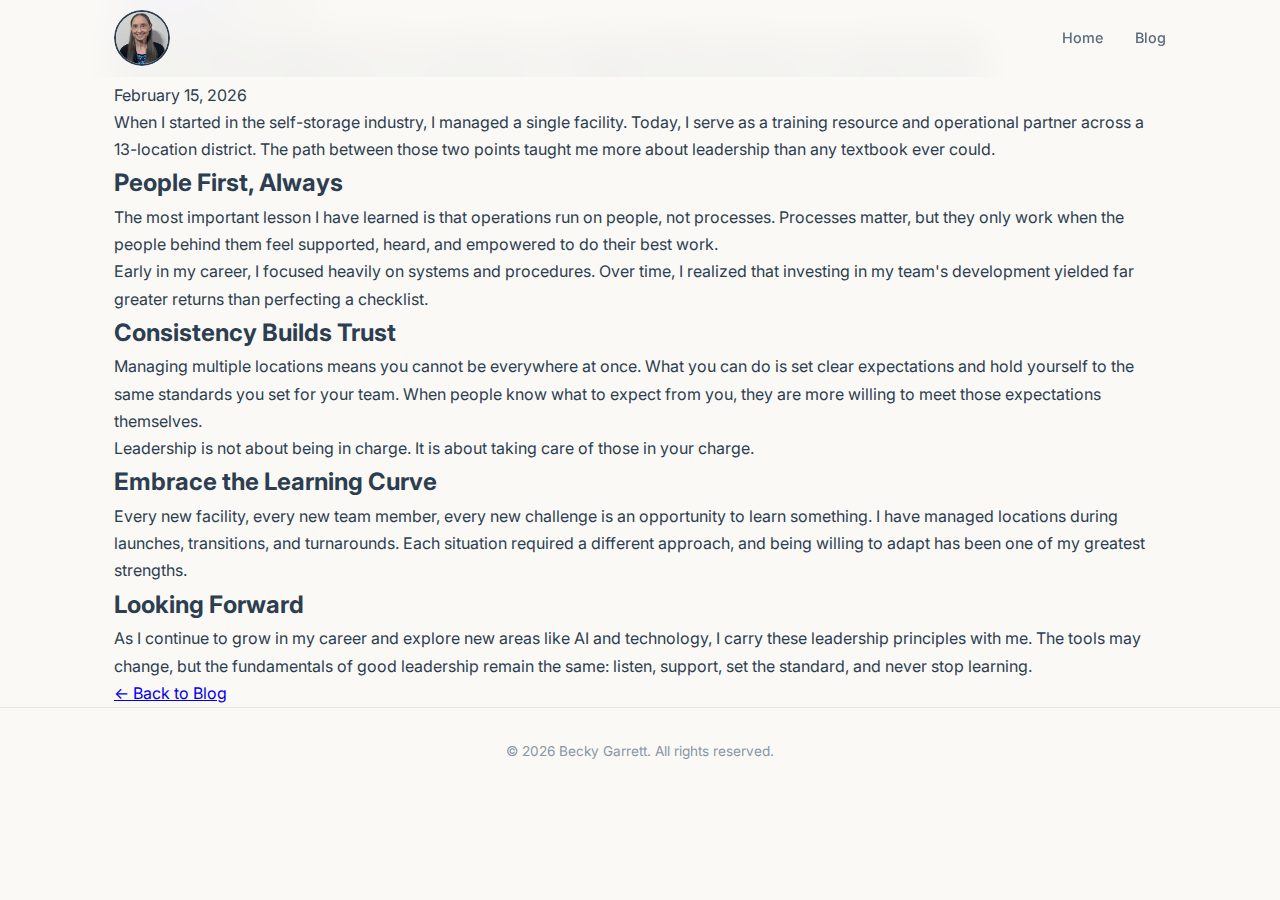
<file: blog/leadership-lessons.html>
<!DOCTYPE html>
<html lang="en">
<head>
    <meta charset="UTF-8">
    <meta name="viewport" content="width=device-width, initial-scale=1.0">
    <title>What Managing 13 Locations Taught Me About Leadership | Becky Garrett</title>
    <link rel="stylesheet" href="../styles.css">
    <link rel="preconnect" href="https://fonts.googleapis.com">
    <link rel="preconnect" href="https://fonts.gstatic.com" crossorigin>
    <link href="https://fonts.googleapis.com/css2?family=Inter:wght@300;400;500;600;700&display=swap" rel="stylesheet">
</head>
<body>
    <nav class="navbar" id="navbar">
        <div class="nav-container">
            <a href="../index.html" class="nav-logo">
                <img src="../profile.jpg" alt="Becky Garrett" class="nav-photo">
            </a>
            <ul class="nav-links" id="nav-links">
                <li><a href="../index.html">Home</a></li>
                <li><a href="../index.html#blog">Blog</a></li>
            </ul>
        </div>
    </nav>

    <main class="blog-post-page">
        <div class="container">
            <article>
                <div class="blog-post-header">
                    <a href="../index.html#blog" class="blog-post-back">&larr; Back to Blog</a>
                    <span class="blog-post-tag">Leadership</span>
                    <h1 class="blog-post-title">What Managing 13 Locations Taught Me About Leadership</h1>
                    <time class="blog-post-date" datetime="2026-02-15">February 15, 2026</time>
                </div>

                <div class="blog-post-content">
                    <p>When I started in the self-storage industry, I managed a single facility. Today, I serve as a training resource and operational partner across a 13-location district. The path between those two points taught me more about leadership than any textbook ever could.</p>

                    <h2>People First, Always</h2>
                    <p>The most important lesson I have learned is that operations run on people, not processes. Processes matter, but they only work when the people behind them feel supported, heard, and empowered to do their best work.</p>
                    <p>Early in my career, I focused heavily on systems and procedures. Over time, I realized that investing in my team's development yielded far greater returns than perfecting a checklist.</p>

                    <h2>Consistency Builds Trust</h2>
                    <p>Managing multiple locations means you cannot be everywhere at once. What you can do is set clear expectations and hold yourself to the same standards you set for your team. When people know what to expect from you, they are more willing to meet those expectations themselves.</p>

                    <blockquote>
                        <p>Leadership is not about being in charge. It is about taking care of those in your charge.</p>
                    </blockquote>

                    <h2>Embrace the Learning Curve</h2>
                    <p>Every new facility, every new team member, every new challenge is an opportunity to learn something. I have managed locations during launches, transitions, and turnarounds. Each situation required a different approach, and being willing to adapt has been one of my greatest strengths.</p>

                    <h2>Looking Forward</h2>
                    <p>As I continue to grow in my career and explore new areas like AI and technology, I carry these leadership principles with me. The tools may change, but the fundamentals of good leadership remain the same: listen, support, set the standard, and never stop learning.</p>
                </div>

                <div class="blog-post-footer">
                    <a href="../index.html#blog" class="blog-post-back">&larr; Back to Blog</a>
                </div>
            </article>
        </div>
    </main>

    <footer class="footer">
        <div class="container">
            <p>&copy; 2026 Becky Garrett. All rights reserved.</p>
        </div>
    </footer>

    <script src="../script.js"></script>
</body>
</html>
</file>
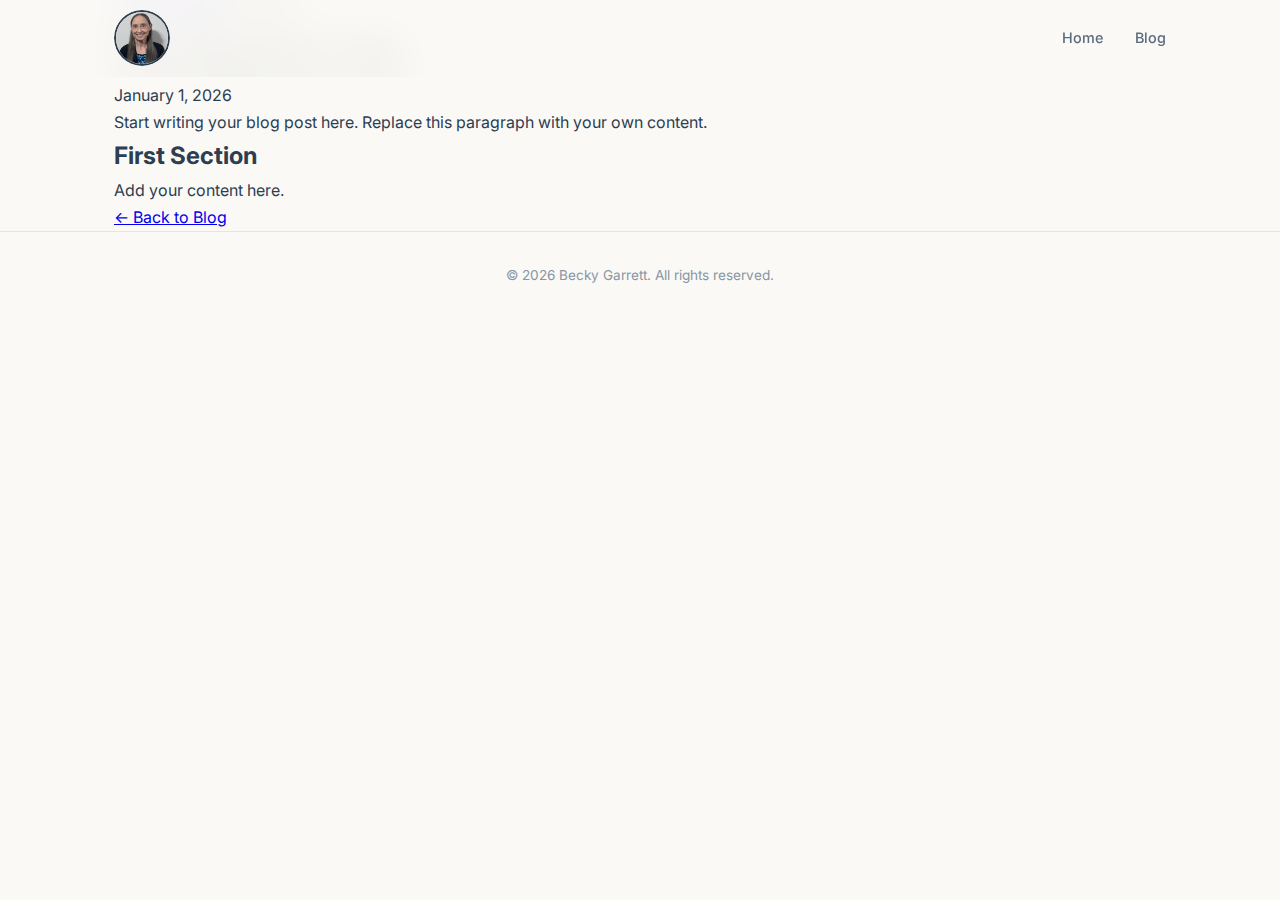
<file: blog/post-template.html>
<!DOCTYPE html>
<html lang="en">
<head>
    <meta charset="UTF-8">
    <meta name="viewport" content="width=device-width, initial-scale=1.0">
    <!-- EDIT: Change the title below to your blog post title -->
    <title>Your Post Title | Becky Garrett</title>
    <link rel="stylesheet" href="../styles.css">
    <link rel="preconnect" href="https://fonts.googleapis.com">
    <link rel="preconnect" href="https://fonts.gstatic.com" crossorigin>
    <link href="https://fonts.googleapis.com/css2?family=Inter:wght@300;400;500;600;700&display=swap" rel="stylesheet">
</head>
<body>
    <nav class="navbar" id="navbar">
        <div class="nav-container">
            <a href="../index.html" class="nav-logo">
                <img src="../profile.jpg" alt="Becky Garrett" class="nav-photo">
            </a>
            <ul class="nav-links" id="nav-links">
                <li><a href="../index.html">Home</a></li>
                <li><a href="../index.html#blog">Blog</a></li>
            </ul>
        </div>
    </nav>

    <main class="blog-post-page">
        <div class="container">
            <article>
                <div class="blog-post-header">
                    <a href="../index.html#blog" class="blog-post-back">&larr; Back to Blog</a>
                    <!-- EDIT: Change the tag to match your topic (e.g., Leadership, AI & Tech, Operations) -->
                    <span class="blog-post-tag">Category</span>
                    <!-- EDIT: Change the title below -->
                    <h1 class="blog-post-title">Your Blog Post Title</h1>
                    <!-- EDIT: Change the date below -->
                    <time class="blog-post-date" datetime="2026-01-01">January 1, 2026</time>
                </div>

                <div class="blog-post-content">
                    <!-- EDIT: Write your blog post content below -->
                    <!-- You can use these HTML tags: -->
                    <!-- <h2>Section Heading</h2> -->
                    <!-- <h3>Smaller Heading</h3> -->
                    <!-- <p>A paragraph of text.</p> -->
                    <!-- <strong>Bold text</strong> -->
                    <!-- <em>Italic text</em> -->
                    <!-- <blockquote><p>A quote</p></blockquote> -->
                    <!-- <ul><li>Bullet point</li></ul> -->
                    <!-- <ol><li>Numbered item</li></ol> -->

                    <p>Start writing your blog post here. Replace this paragraph with your own content.</p>

                    <h2>First Section</h2>
                    <p>Add your content here.</p>
                </div>

                <div class="blog-post-footer">
                    <a href="../index.html#blog" class="blog-post-back">&larr; Back to Blog</a>
                </div>
            </article>
        </div>
    </main>

    <footer class="footer">
        <div class="container">
            <p>&copy; 2026 Becky Garrett. All rights reserved.</p>
        </div>
    </footer>

    <script src="../script.js"></script>
</body>
</html>
</file>
<file: styles.css>
/* ===== Reset & Base ===== */
*, *::before, *::after {
    margin: 0;
    padding: 0;
    box-sizing: border-box;
}

:root {
    --primary: #2c3e50;
    --primary-light: #3d5a80;
    --accent: #e07a5f;
    --accent-hover: #c9694f;
    --bg: #faf9f6;
    --bg-alt: #ffffff;
    --text: #2c3e50;
    --text-light: #5a6c7d;
    --text-muted: #8896a4;
    --border: #e8e4df;
    --shadow: 0 2px 20px rgba(44, 62, 80, 0.08);
    --shadow-lg: 0 8px 40px rgba(44, 62, 80, 0.12);
    --radius: 12px;
    --transition: 0.3s ease;
}

html {
    scroll-behavior: smooth;
    scroll-padding-top: 80px;
}

body {
    font-family: 'Inter', -apple-system, BlinkMacSystemFont, sans-serif;
    background-color: var(--bg);
    color: var(--text);
    line-height: 1.7;
    -webkit-font-smoothing: antialiased;
}

.container {
    max-width: 1100px;
    margin: 0 auto;
    padding: 0 24px;
}

/* ===== Navbar ===== */
.navbar {
    position: fixed;
    top: 0;
    left: 0;
    right: 0;
    z-index: 1000;
    background: rgba(250, 249, 246, 0.85);
    backdrop-filter: blur(20px);
    border-bottom: 1px solid transparent;
    transition: var(--transition);
}

.navbar.scrolled {
    border-bottom-color: var(--border);
    box-shadow: 0 1px 10px rgba(0,0,0,0.04);
}

.nav-container {
    max-width: 1100px;
    margin: 0 auto;
    padding: 0 24px;
    display: flex;
    align-items: center;
    justify-content: space-between;
    height: 76px;
}

.nav-logo {
    text-decoration: none;
    width: 56px;
    height: 56px;
    display: flex;
    align-items: center;
    justify-content: center;
    border-radius: 50%;
    overflow: hidden;
    transition: var(--transition);
    flex-shrink: 0;
}

.nav-logo:hover {
    transform: scale(1.08);
    box-shadow: 0 2px 8px rgba(0,0,0,0.15);
}

.nav-photo {
    width: 100%;
    height: 100%;
    object-fit: cover;
    border-radius: 50%;
    border: 2.5px solid var(--primary);
}

.nav-links {
    list-style: none;
    display: flex;
    gap: 32px;
}

.nav-links a {
    text-decoration: none;
    color: var(--text-light);
    font-size: 0.9rem;
    font-weight: 500;
    transition: var(--transition);
    position: relative;
}

.nav-links a::after {
    content: '';
    position: absolute;
    bottom: -4px;
    left: 0;
    width: 0;
    height: 2px;
    background: var(--accent);
    transition: var(--transition);
}

.nav-links a:hover {
    color: var(--text);
}

.nav-links a:hover::after {
    width: 100%;
}

.nav-toggle {
    display: none;
    flex-direction: column;
    gap: 5px;
    background: none;
    border: none;
    cursor: pointer;
    padding: 4px;
}

.nav-toggle span {
    width: 24px;
    height: 2px;
    background: var(--text);
    transition: var(--transition);
}

/* ===== Hero ===== */
.hero {
    min-height: 100vh;
    display: flex;
    align-items: center;
    justify-content: center;
    position: relative;
    padding: 120px 24px 80px;
    background: linear-gradient(160deg, var(--bg) 0%, #eee8e0 100%);
}

.hero-content {
    text-align: center;
    max-width: 700px;
}

.hero-greeting {
    font-size: 1rem;
    font-weight: 500;
    color: var(--accent);
    text-transform: uppercase;
    letter-spacing: 3px;
    margin-bottom: 16px;
}

.hero-name {
    font-size: clamp(2.5rem, 6vw, 4.5rem);
    font-weight: 700;
    line-height: 1.1;
    color: var(--primary);
    margin-bottom: 16px;
    letter-spacing: -1.5px;
}

.hero-title {
    font-size: clamp(1.1rem, 2.5vw, 1.5rem);
    font-weight: 400;
    color: var(--text-light);
    margin-bottom: 8px;
}

.hero-subtitle {
    font-size: 1rem;
    font-weight: 500;
    color: var(--accent);
    margin-bottom: 8px;
    letter-spacing: 0.5px;
}

.hero-location {
    font-size: 0.95rem;
    color: var(--text-muted);
    margin-bottom: 40px;
}

.hero-cta {
    display: flex;
    gap: 16px;
    justify-content: center;
    flex-wrap: wrap;
}

.btn {
    display: inline-flex;
    align-items: center;
    padding: 14px 32px;
    border-radius: 50px;
    font-size: 0.9rem;
    font-weight: 600;
    text-decoration: none;
    transition: var(--transition);
    cursor: pointer;
    border: none;
}

.btn-primary {
    background: var(--accent);
    color: white;
}

.btn-primary:hover {
    background: var(--accent-hover);
    transform: translateY(-2px);
    box-shadow: 0 6px 20px rgba(224, 122, 95, 0.35);
}

.btn-outline {
    background: transparent;
    color: var(--text);
    border: 2px solid var(--border);
}

.btn-outline:hover {
    border-color: var(--text);
    transform: translateY(-2px);
}

.hero-scroll {
    position: absolute;
    bottom: 40px;
    left: 50%;
    transform: translateX(-50%);
    display: flex;
    flex-direction: column;
    align-items: center;
    gap: 8px;
    color: var(--text-muted);
    font-size: 0.75rem;
    letter-spacing: 2px;
    text-transform: uppercase;
}

.scroll-line {
    width: 1px;
    height: 40px;
    background: var(--text-muted);
    animation: scrollPulse 2s ease-in-out infinite;
}

@keyframes scrollPulse {
    0%, 100% { opacity: 0.3; transform: scaleY(0.6); }
    50% { opacity: 1; transform: scaleY(1); }
}

/* ===== Section Titles ===== */
.section-title {
    font-size: 2rem;
    font-weight: 700;
    color: var(--primary);
    margin-bottom: 48px;
    letter-spacing: -0.5px;
    position: relative;
    display: inline-block;
}

.section-title::after {
    content: '';
    position: absolute;
    bottom: -8px;
    left: 0;
    width: 48px;
    height: 3px;
    background: var(--accent);
    border-radius: 2px;
}

/* ===== About ===== */
.about {
    padding: 100px 0;
}

.about-content {
    display: grid;
    grid-template-columns: 2fr 1fr;
    gap: 60px;
    align-items: start;
}

.about-lead {
    font-size: 1.25rem;
    font-weight: 500;
    color: var(--primary);
    margin-bottom: 20px;
    line-height: 1.6;
}

.about-text p {
    color: var(--text-light);
    margin-bottom: 16px;
}

.about-stats {
    display: flex;
    flex-direction: column;
    gap: 32px;
}

.stat {
    text-align: center;
    padding: 24px;
    background: var(--bg-alt);
    border-radius: var(--radius);
    box-shadow: var(--shadow);
}

.stat-number {
    display: block;
    font-size: 2.5rem;
    font-weight: 700;
    color: var(--accent);
    line-height: 1;
    margin-bottom: 8px;
}

.stat-label {
    font-size: 0.85rem;
    color: var(--text-muted);
    text-transform: uppercase;
    letter-spacing: 1px;
}

/* ===== Experience / Timeline ===== */
.experience {
    padding: 100px 0;
    background: var(--bg-alt);
}

.timeline {
    position: relative;
    padding-left: 40px;
}

.timeline::before {
    content: '';
    position: absolute;
    left: 7px;
    top: 8px;
    bottom: 8px;
    width: 2px;
    background: var(--border);
}

.timeline-item {
    position: relative;
    margin-bottom: 48px;
}

.timeline-item:last-child {
    margin-bottom: 0;
}

.timeline-dot {
    position: absolute;
    left: -40px;
    top: 8px;
    width: 16px;
    height: 16px;
    border-radius: 50%;
    background: var(--bg-alt);
    border: 3px solid var(--accent);
    z-index: 1;
}

.timeline-item:first-child .timeline-dot {
    background: var(--accent);
}

.timeline-date {
    font-size: 0.85rem;
    color: var(--text-muted);
    font-weight: 500;
    margin-bottom: 8px;
}

.timeline-card {
    background: var(--bg);
    padding: 28px;
    border-radius: var(--radius);
    border: 1px solid var(--border);
    transition: var(--transition);
}

.timeline-card:hover {
    box-shadow: var(--shadow);
    transform: translateX(4px);
}

.timeline-card h3 {
    font-size: 1.2rem;
    font-weight: 600;
    color: var(--primary);
    margin-bottom: 4px;
}

.timeline-card h4 {
    font-size: 1rem;
    font-weight: 500;
    color: var(--accent);
    margin-bottom: 4px;
}

.timeline-location {
    font-size: 0.85rem;
    color: var(--text-muted);
    margin-bottom: 12px;
}

.timeline-card p:last-of-type {
    color: var(--text-light);
    font-size: 0.95rem;
}

.timeline-tags {
    display: flex;
    flex-wrap: wrap;
    gap: 8px;
    margin-top: 16px;
}

.timeline-tags span {
    font-size: 0.78rem;
    padding: 4px 12px;
    background: rgba(224, 122, 95, 0.1);
    color: var(--accent);
    border-radius: 50px;
    font-weight: 500;
}

/* ===== Skills ===== */
.skills {
    padding: 100px 0;
}

.skills-grid {
    display: grid;
    grid-template-columns: repeat(4, 1fr);
    gap: 24px;
}

.skill-category {
    background: var(--bg-alt);
    padding: 32px 24px;
    border-radius: var(--radius);
    box-shadow: var(--shadow);
    transition: var(--transition);
}

.skill-category:hover {
    transform: translateY(-4px);
    box-shadow: var(--shadow-lg);
}

.skill-category h3 {
    font-size: 1rem;
    font-weight: 600;
    color: var(--accent);
    margin-bottom: 16px;
    text-transform: uppercase;
    letter-spacing: 1px;
    font-size: 0.85rem;
}

.skill-category ul {
    list-style: none;
    display: flex;
    flex-direction: column;
    gap: 10px;
}

.skill-category li {
    font-size: 0.9rem;
    color: var(--text-light);
    padding-left: 16px;
    position: relative;
}

.skill-category li::before {
    content: '';
    position: absolute;
    left: 0;
    top: 50%;
    transform: translateY(-50%);
    width: 6px;
    height: 6px;
    background: var(--accent);
    border-radius: 50%;
    opacity: 0.5;
}

/* ===== Education ===== */
.education {
    padding: 100px 0;
    background: var(--bg-alt);
}

.education-grid {
    display: grid;
    grid-template-columns: repeat(2, 1fr);
    gap: 24px;
}

.education-card {
    background: var(--bg);
    padding: 36px;
    border-radius: var(--radius);
    border: 1px solid var(--border);
    transition: var(--transition);
}

.education-card:hover {
    box-shadow: var(--shadow);
    transform: translateY(-4px);
}

.education-icon {
    width: 56px;
    height: 56px;
    border-radius: 50%;
    background: rgba(224, 122, 95, 0.1);
    display: flex;
    align-items: center;
    justify-content: center;
    margin-bottom: 20px;
    color: var(--accent);
}

.education-card h3 {
    font-size: 1.15rem;
    font-weight: 600;
    color: var(--primary);
    margin-bottom: 8px;
}

.education-degree {
    color: var(--text-light);
    font-size: 0.95rem;
}

/* ===== Contact ===== */
.contact {
    padding: 100px 0;
    text-align: center;
}

.contact-text {
    color: var(--text-light);
    font-size: 1.1rem;
    margin-bottom: 40px;
    max-width: 500px;
    margin-left: auto;
    margin-right: auto;
}

.contact .section-title::after {
    left: 50%;
    transform: translateX(-50%);
}

.contact-links {
    display: flex;
    justify-content: center;
    gap: 24px;
    flex-wrap: wrap;
}

.contact-card {
    display: flex;
    align-items: center;
    gap: 12px;
    padding: 20px 36px;
    background: var(--bg-alt);
    border: 1px solid var(--border);
    border-radius: var(--radius);
    text-decoration: none;
    color: var(--text);
    font-weight: 500;
    transition: var(--transition);
}

.contact-card:hover {
    border-color: var(--accent);
    box-shadow: var(--shadow);
    transform: translateY(-2px);
    color: var(--accent);
}

/* ===== Footer ===== */
.footer {
    padding: 32px 0;
    text-align: center;
    border-top: 1px solid var(--border);
}

.footer p {
    font-size: 0.85rem;
    color: var(--text-muted);
}

/* ===== Animations ===== */
.fade-in {
    opacity: 0;
    transform: translateY(24px);
    transition: opacity 0.6s ease, transform 0.6s ease;
}

.fade-in.visible {
    opacity: 1;
    transform: translateY(0);
}

/* ===== Responsive ===== */
@media (max-width: 900px) {
    .skills-grid {
        grid-template-columns: repeat(2, 1fr);
    }

    .about-content {
        grid-template-columns: 1fr;
        gap: 40px;
    }

    .about-stats {
        flex-direction: row;
    }

    .stat {
        flex: 1;
    }
}

@media (max-width: 768px) {
    .nav-toggle {
        display: flex;
    }

    .nav-links {
        position: fixed;
        top: 72px;
        left: 0;
        right: 0;
        background: rgba(250, 249, 246, 0.98);
        backdrop-filter: blur(20px);
        flex-direction: column;
        padding: 24px;
        gap: 20px;
        border-bottom: 1px solid var(--border);
        transform: translateY(-100%);
        opacity: 0;
        pointer-events: none;
        transition: var(--transition);
    }

    .nav-links.active {
        transform: translateY(0);
        opacity: 1;
        pointer-events: all;
    }

    .hero {
        padding: 100px 24px 60px;
    }

    .hero-name {
        font-size: 2.5rem;
    }

    .education-grid {
        grid-template-columns: 1fr;
    }

    .about-stats {
        flex-direction: column;
    }

    .section-title {
        font-size: 1.75rem;
    }
}

@media (max-width: 480px) {
    .skills-grid {
        grid-template-columns: 1fr;
    }

    .hero-cta {
        flex-direction: column;
        align-items: center;
    }

    .btn {
        width: 100%;
        justify-content: center;
        max-width: 280px;
    }

    .contact-links {
        flex-direction: column;
        align-items: center;
    }
}
</file>
